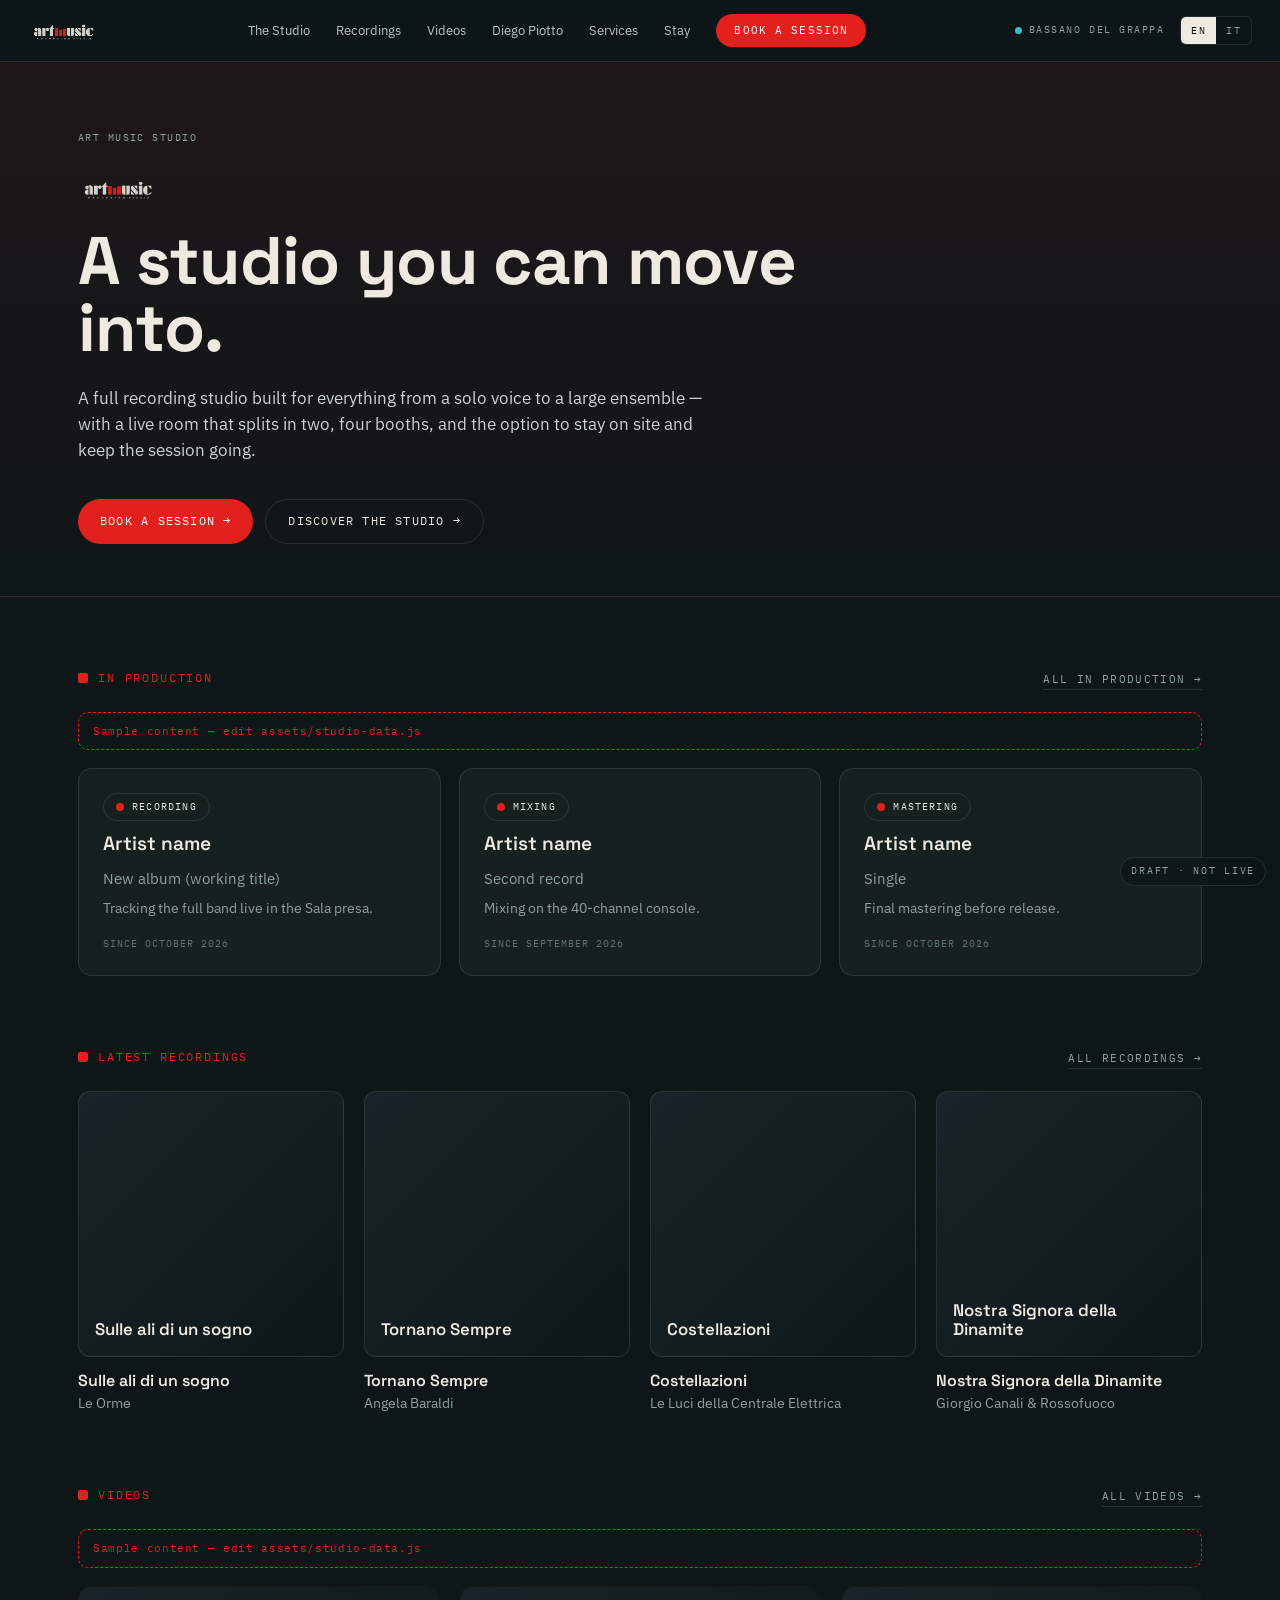
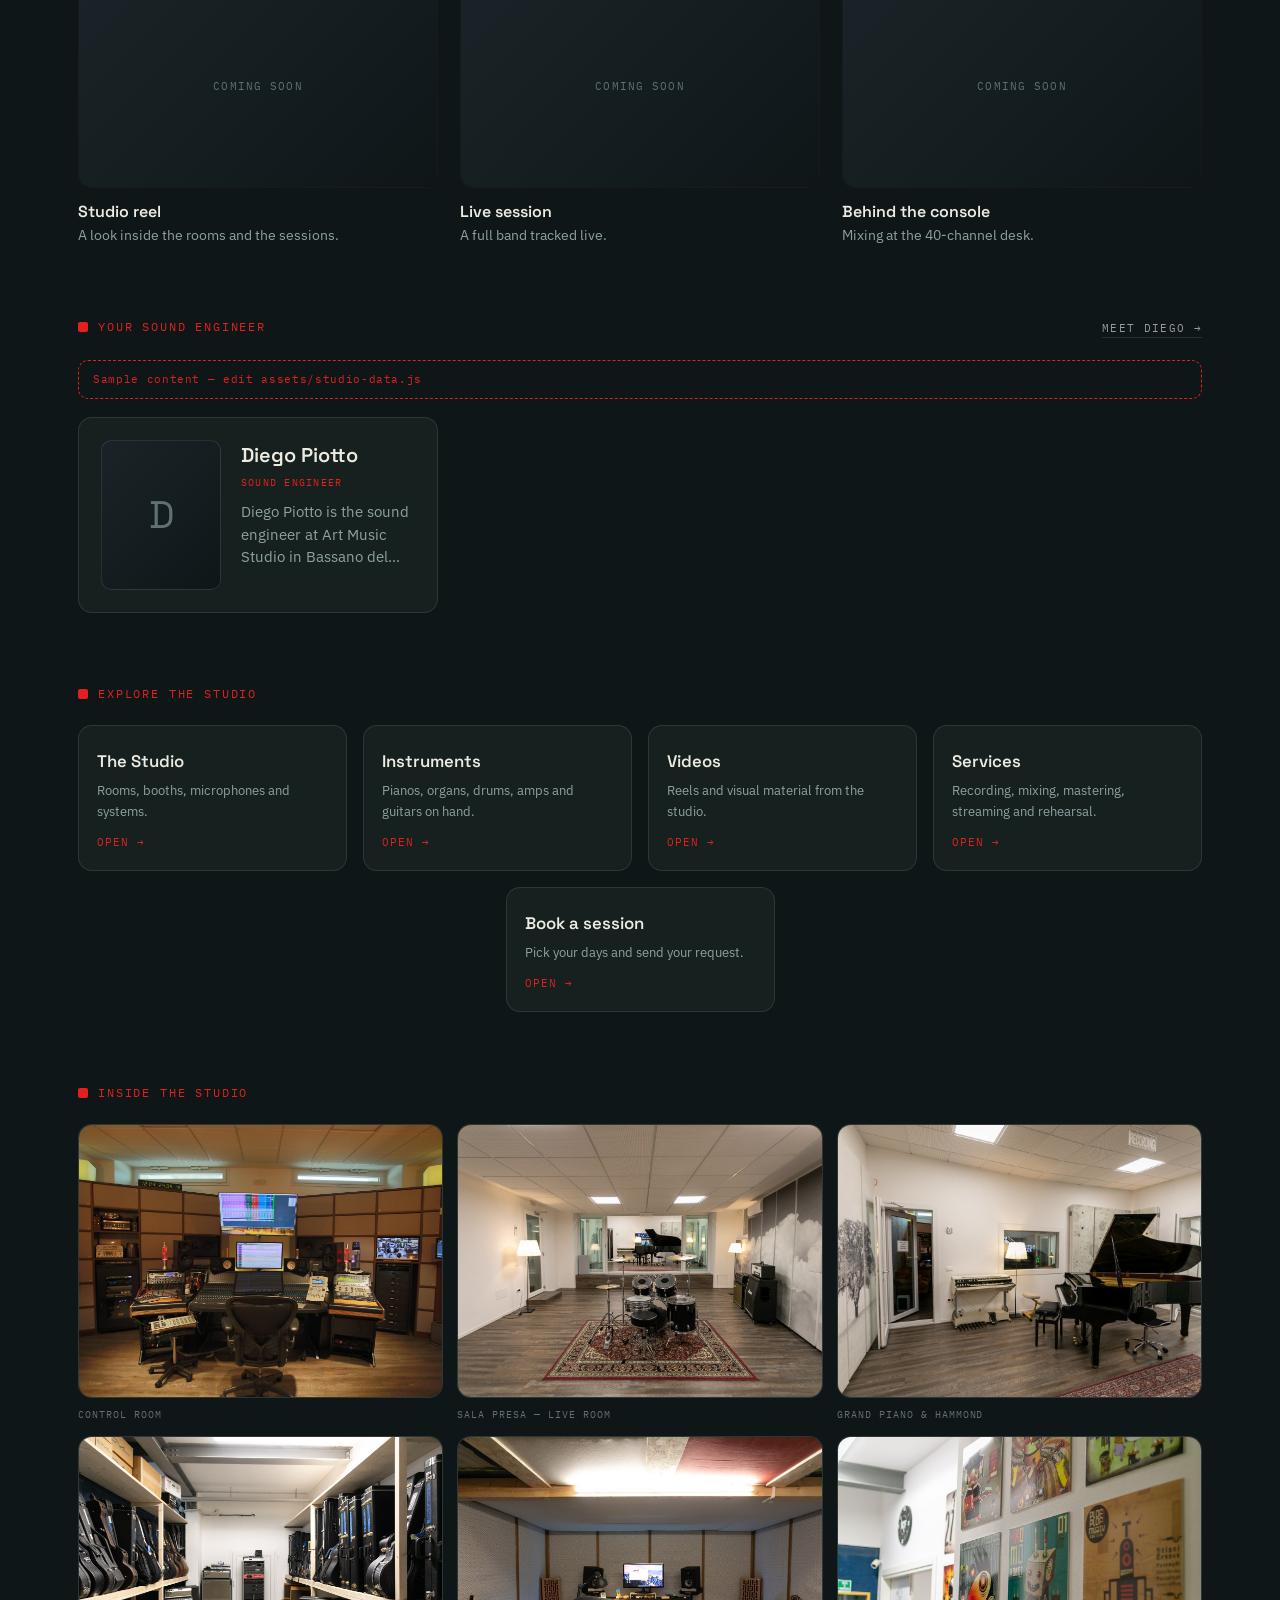
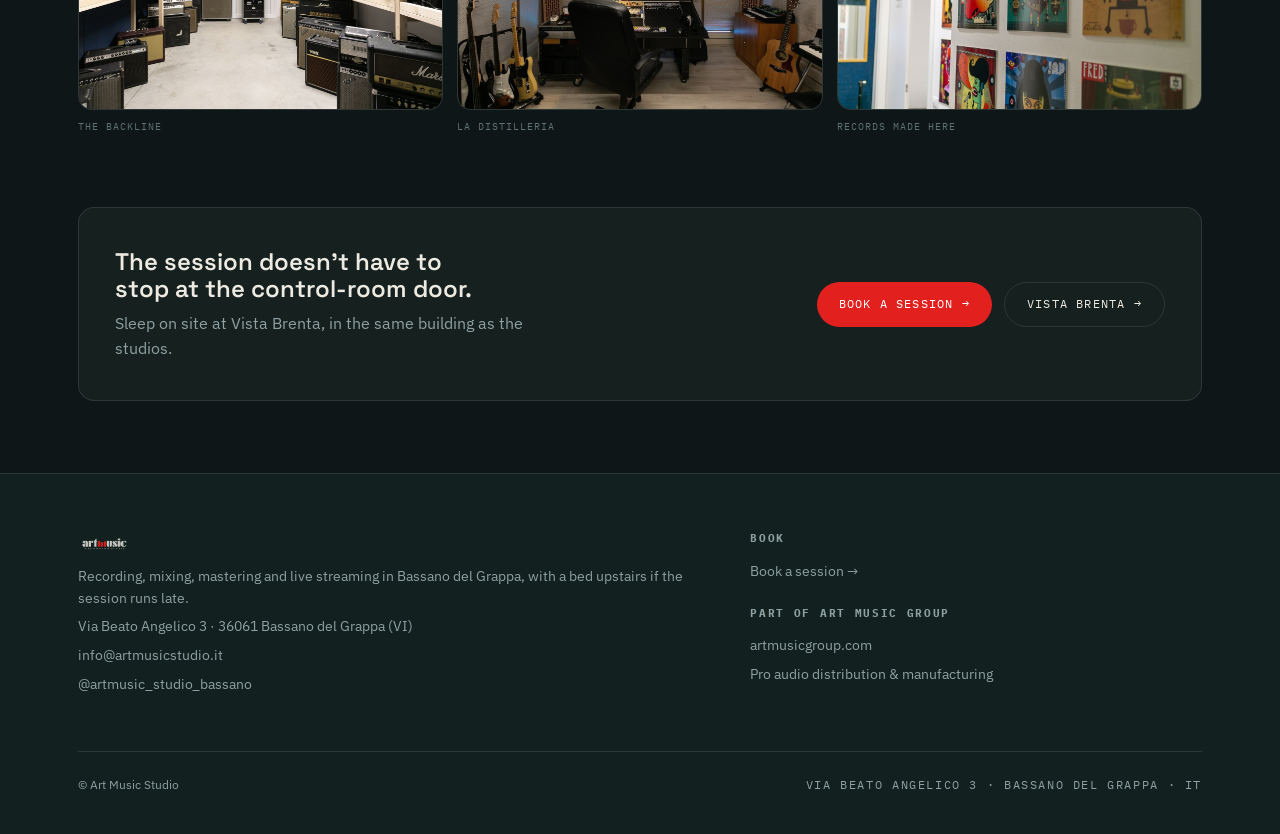
<file: index.html>
<!DOCTYPE html>
<html lang="en">
<head>
<meta charset="UTF-8">
<meta name="viewport" content="width=device-width, initial-scale=1.0">
<title data-it="Art Music Studio — Studio di registrazione a Bassano del Grappa">Art Music Studio — Recording studio in Bassano del Grappa</title>
<meta name="description" content="Art Music Studio: recording, mixing, mastering and live streaming in Bassano del Grappa. A live room that splits in two, four booths, an Amek Media 51 console and Pro Tools HD." data-it="Art Music Studio: registrazione, mixaggio, mastering e live streaming a Bassano del Grappa. Sala live divisibile in due, quattro cabine, console Amek Media 51 e Pro Tools HD.">
<meta name="theme-color" content="#0E1618">
<meta name="robots" content="noindex">
<meta property="og:type" content="website">
<meta property="og:title" content="Art Music Studio — Recording studio in Bassano del Grappa">
<meta property="og:description" content="Art Music Studio: recording, mixing, mastering and live streaming in Bassano del Grappa. A live room that splits in two, four booths, an Amek Media 51 console and Pro Tools HD.">
<link rel="icon" href="assets/favicon.svg" type="image/svg+xml">
<link rel="preconnect" href="https://fonts.googleapis.com">
<link rel="preconnect" href="https://fonts.gstatic.com" crossorigin>
<link href="https://fonts.googleapis.com/css2?family=Space+Grotesk:wght@400;500;600;700&family=IBM+Plex+Sans:wght@400;500;600&family=IBM+Plex+Mono:wght@400;500&display=swap" rel="stylesheet">
<link rel="stylesheet" href="assets/style.css">
</head>
<body>
<div class="concept-tag">Draft · not live</div>
<nav>
  <a class="brand" href="index.html"><img class="nl" src="assets/img/logo-studio.png" alt="Art Music Recording Studio"></a>
  <div class="navlinks">
    <a href="the-studio.html">The Studio</a><a href="recordings.html">Recordings</a><a href="videos.html">Videos</a><a href="diego-piotto.html">Diego Piotto</a><a href="services.html">Services</a><a href="stay.html">Stay</a><a class="navcta" href="book.html">Book a session</a>
  </div>
  <div class="nav-r"><div class="live"><span class="dot"></span>Bassano del Grappa</div>
  <div class="lang" role="group" aria-label="Language / Lingua"><button type="button" data-lang="en" aria-pressed="true">EN</button><button type="button" data-lang="it" aria-pressed="false">IT</button></div></div>
</nav>
<header class="page-hero">
  <div class="wrap">
    <div class="crumbs"><a href="index.html">Art Music Studio</a></div>
    <img class="worldlogo" src="assets/img/logo-studio.png" alt="Art Music Recording Studio">
    <h1>A studio you can move into.</h1>
    <p class="lead">A full recording studio built for everything from a solo voice to a large ensemble — with a live room that splits in two, four booths, and the option to stay on site and keep the session going.</p>
    <div class="actions"><a href="book.html" class="cta a">Book a session →</a><a href="the-studio.html" class="cta ghost">Discover the studio →</a></div>
  </div>
</header>
<section class="band tight"><div class="wrap">
  <div class="sechead"><div class="kicker" style="color:var(--amber);margin-bottom:0"><span class="ch" style="background:var(--amber)"></span>In Production</div><a class="more" href="recordings.html#in-production">All in production →</a></div>
  <div data-render="inproduction" data-limit="3"></div>
  <div class="sechead" style="margin-top:72px"><div class="kicker" style="color:var(--amber);margin-bottom:0"><span class="ch" style="background:var(--amber)"></span>Latest Recordings</div><a class="more" href="recordings.html">All recordings →</a></div>
  <div data-render="recordings" data-limit="4"></div>
  <div class="sechead" style="margin-top:72px"><div class="kicker" style="color:var(--amber);margin-bottom:0"><span class="ch" style="background:var(--amber)"></span>Videos</div><a class="more" href="videos.html">All videos →</a></div>
  <div data-render="videos" data-limit="3"></div>
  <div class="sechead" style="margin-top:72px"><div class="kicker" style="color:var(--amber);margin-bottom:0"><span class="ch" style="background:var(--amber)"></span>Your sound engineer</div><a class="more" href="diego-piotto.html">Meet Diego →</a></div>
  <div data-render="team" data-compact="1"></div>
  <div class="sechead" style="margin-top:72px"><div class="kicker" style="color:var(--amber);margin-bottom:0"><span class="ch" style="background:var(--amber)"></span>Explore the studio</div></div>
  <div class="linkcards" style="margin-top:0"><a class="lc reveal" href="the-studio.html"><div class="t" style="padding-top:22px"><h4>The Studio</h4><p>Rooms, booths, microphones and systems.</p><span class="go">Open →</span></div></a><a class="lc reveal" href="instruments.html"><div class="t" style="padding-top:22px"><h4>Instruments</h4><p>Pianos, organs, drums, amps and guitars on hand.</p><span class="go">Open →</span></div></a><a class="lc reveal" href="videos.html"><div class="t" style="padding-top:22px"><h4>Videos</h4><p>Reels and visual material from the studio.</p><span class="go">Open →</span></div></a><a class="lc reveal" href="services.html"><div class="t" style="padding-top:22px"><h4>Services</h4><p>Recording, mixing, mastering, streaming and rehearsal.</p><span class="go">Open →</span></div></a><a class="lc reveal" href="book.html"><div class="t" style="padding-top:22px"><h4>Book a session</h4><p>Pick your days and send your request.</p><span class="go">Open →</span></div></a></div>
  <div class="sechead" style="margin-top:72px"><div class="kicker" style="color:var(--amber);margin-bottom:0"><span class="ch" style="background:var(--amber)"></span>Inside the studio</div></div>
  <div class="gallery" style="margin-top:0"><figure class="reveal"><div class="media"><img src="assets/img/studio-control-room.jpg" alt="Art Music Studio control room"></div><figcaption>Control room</figcaption></figure><figure class="reveal"><div class="media"><img src="assets/img/sala-presa.jpg" alt="Sala presa live room with drum kit and grand piano room beyond"></div><figcaption>Sala presa — live room</figcaption></figure><figure class="reveal"><div class="media"><img src="assets/img/piano-hammond.jpg" alt="Grand piano and Hammond in the tracking room"></div><figcaption>Grand piano & Hammond</figcaption></figure><figure class="reveal"><div class="media"><img src="assets/img/backline.jpg" alt="The studio backline — amps and cased guitars on the shelves"></div><figcaption>The backline</figcaption></figure><figure class="reveal"><div class="media"><img src="assets/img/la-distilleria.jpg" alt="La Distilleria production room"></div><figcaption>La Distilleria</figcaption></figure><figure class="reveal"><div class="media"><img src="assets/img/records-wall.jpg" alt="Wall of records made at Art Music"></div><figcaption>Records made here</figcaption></figure></div>
  <div class="ctaband reveal"><div><h3>The session doesn't have to stop at the control-room door.</h3><p>Sleep on site at Vista Brenta, in the same building as the studios.</p></div>
  <div class="btns"><a href="book.html" class="cta a">Book a session →</a><a href="stay.html" class="cta ghost">Vista Brenta →</a></div></div>
</div></section>
<footer id="contact">
  <div class="wrap">
    <div class="fgrid two">
      <div class="fcol">
        <img class="flogo" src="assets/img/logo-studio.png" alt="Art Music Recording Studio">
        <p class="fp">Recording, mixing, mastering and live streaming in Bassano del Grappa, with a bed upstairs if the session runs late.</p>
        <p>Via Beato Angelico 3 · 36061 Bassano del Grappa (VI)</p>
        <p><a href="mailto:info@artmusicstudio.it">info@artmusicstudio.it</a></p>
        <a href="https://www.instagram.com/artmusic_studio_bassano" target="_blank" rel="noopener">@artmusic_studio_bassano</a>
      </div>
      <div class="fcol">
        <h4>Book</h4>
        <p><a href="book.html">Book a session →</a></p>
        <h4 style="margin-top:22px">Part of Art Music Group</h4>
        <a href="https://www.artmusicgroup.com" target="_blank" rel="noopener">artmusicgroup.com</a>
        <p>Pro audio distribution &amp; manufacturing</p>
      </div>
    </div>
    <div class="fbottom"><span>© Art Music Studio</span><span class="mono">Via Beato Angelico 3 · Bassano del Grappa · IT</span></div>
  </div>
</footer>
<script src="assets/i18n.js"></script>
<script src="assets/site.js"></script>
<script src="assets/studio-data.js"></script>
<script src="assets/studio.js"></script>
<script src="assets/booking.js"></script>
</body>
</html>
</file>
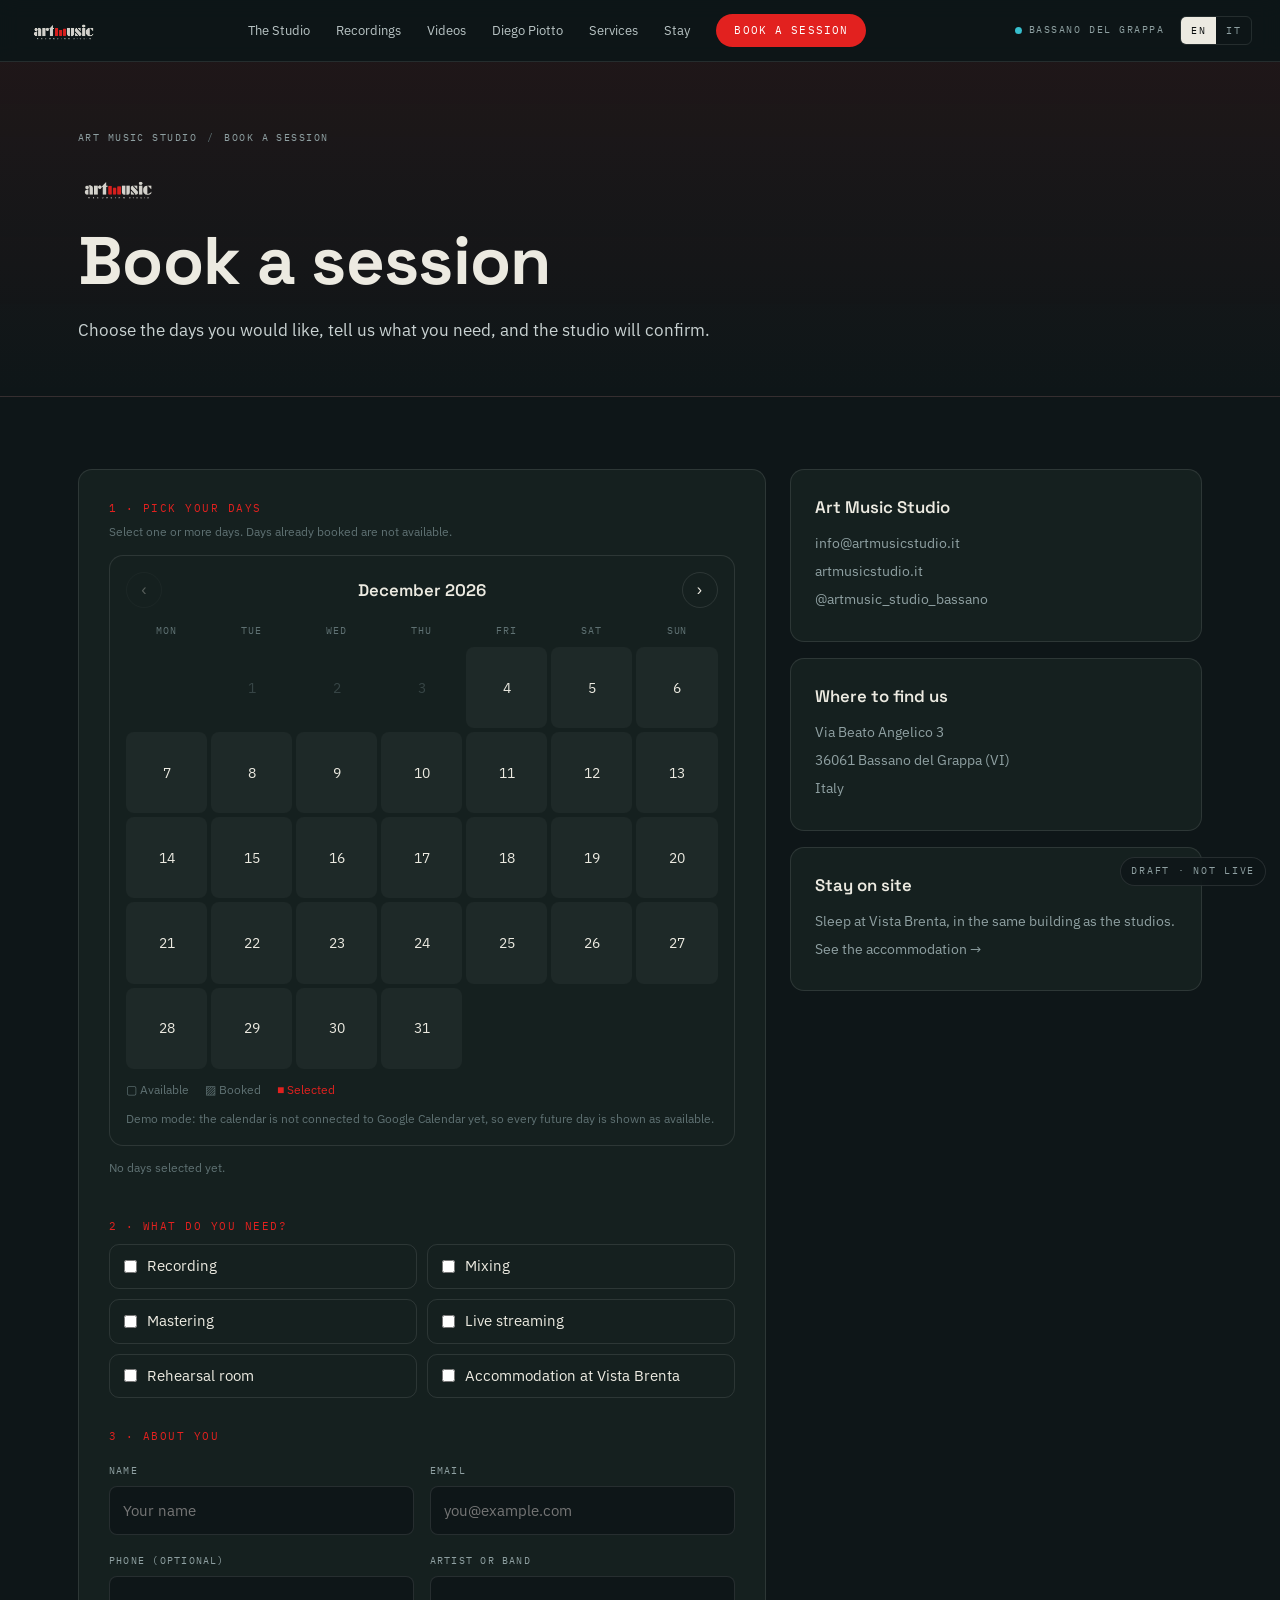
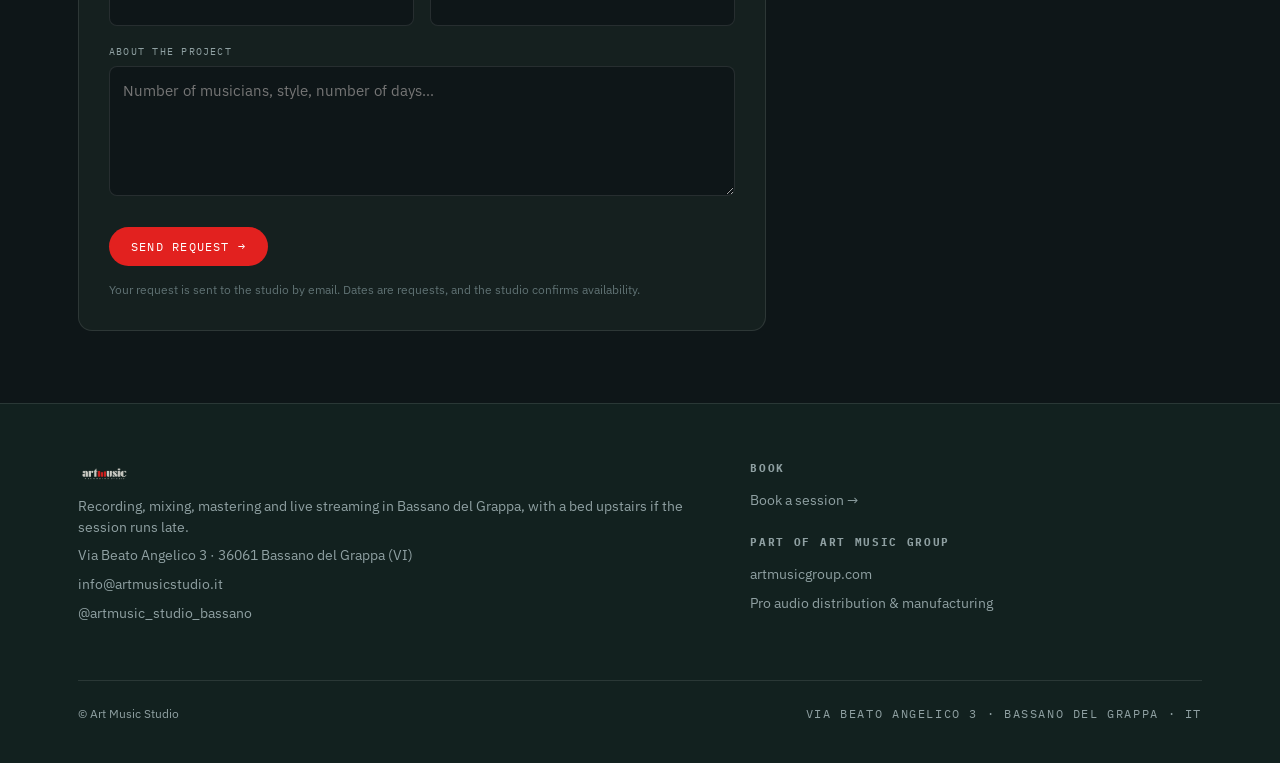
<file: book.html>
<!DOCTYPE html>
<html lang="en">
<head>
<meta charset="UTF-8">
<meta name="viewport" content="width=device-width, initial-scale=1.0">
<title data-it="Prenota una sessione — Art Music Studio">Book a session — Art Music Studio</title>
<meta name="description" content="Pick your days and request a recording, mixing, mastering, live streaming or rehearsal session at Art Music Studio, Bassano del Grappa." data-it="Scegli i giorni e richiedi una sessione di registrazione, mixaggio, mastering, live streaming o prove ad Art Music Studio, Bassano del Grappa.">
<meta name="theme-color" content="#0E1618">
<meta name="robots" content="noindex">
<meta property="og:type" content="website">
<meta property="og:title" content="Book a session — Art Music Studio">
<meta property="og:description" content="Pick your days and request a recording, mixing, mastering, live streaming or rehearsal session at Art Music Studio, Bassano del Grappa.">
<link rel="icon" href="assets/favicon.svg" type="image/svg+xml">
<link rel="preconnect" href="https://fonts.googleapis.com">
<link rel="preconnect" href="https://fonts.gstatic.com" crossorigin>
<link href="https://fonts.googleapis.com/css2?family=Space+Grotesk:wght@400;500;600;700&family=IBM+Plex+Sans:wght@400;500;600&family=IBM+Plex+Mono:wght@400;500&display=swap" rel="stylesheet">
<link rel="stylesheet" href="assets/style.css">
</head>
<body>
<div class="concept-tag">Draft · not live</div>
<nav>
  <a class="brand" href="index.html"><img class="nl" src="assets/img/logo-studio.png" alt="Art Music Recording Studio"></a>
  <div class="navlinks">
    <a href="the-studio.html">The Studio</a><a href="recordings.html">Recordings</a><a href="videos.html">Videos</a><a href="diego-piotto.html">Diego Piotto</a><a href="services.html">Services</a><a href="stay.html">Stay</a><a class="navcta" href="book.html" aria-current="page">Book a session</a>
  </div>
  <div class="nav-r"><div class="live"><span class="dot"></span>Bassano del Grappa</div>
  <div class="lang" role="group" aria-label="Language / Lingua"><button type="button" data-lang="en" aria-pressed="true">EN</button><button type="button" data-lang="it" aria-pressed="false">IT</button></div></div>
</nav>
<header class="page-hero">
  <div class="wrap">
    <div class="crumbs"><a href="index.html">Art Music Studio</a><span class="sep">/</span><span>Book a session</span></div>
    <img class="worldlogo" src="assets/img/logo-studio.png" alt="Art Music Recording Studio">
    <h1>Book a session</h1>
    <p class="lead">Choose the days you would like, tell us what you need, and the studio will confirm.</p>
    
  </div>
</header>
<section class="band tight"><div class="wrap"><div class="bookgrid" style="margin-top:0">
  <form class="form reveal" id="sessionform" novalidate autocomplete="on">
    <div class="panel-k" style="margin-bottom:6px">1 · Pick your days</div>
    <p class="hint" style="margin:0 0 14px">Select one or more days. Days already booked are not available.</p>
    <div id="cal" class="cal" aria-label="Calendar"></div>
    <div id="sel" class="sel" aria-live="polite"></div>
    <div class="panel-k" style="margin:30px 0 6px">2 · What do you need?</div>
    <div class="chks"><label class="chk"><input type="checkbox" name="service" value="Recording"> <span>Recording</span></label><label class="chk"><input type="checkbox" name="service" value="Mixing"> <span>Mixing</span></label><label class="chk"><input type="checkbox" name="service" value="Mastering"> <span>Mastering</span></label><label class="chk"><input type="checkbox" name="service" value="Live streaming"> <span>Live streaming</span></label><label class="chk"><input type="checkbox" name="service" value="Rehearsal"> <span>Rehearsal room</span></label><label class="chk"><input type="checkbox" name="service" value="Accommodation"> <span>Accommodation at Vista Brenta</span></label></div>
    <div class="panel-k" style="margin:30px 0 0">3 · About you</div>
    <div class="row"><div><label for="f-name">Name</label><input id="f-name" name="name" required autocomplete="name" placeholder="Your name" data-ph-it="Il tuo nome"></div>
    <div><label for="f-email">Email</label><input id="f-email" name="email" type="email" required autocomplete="email" placeholder="you@example.com"></div></div>
    <div class="row"><div><label for="f-phone">Phone (optional)</label><input id="f-phone" name="phone" type="tel" autocomplete="tel"></div>
    <div><label for="f-artist">Artist or band</label><input id="f-artist" name="artist"></div></div>
    <label for="f-msg">About the project</label><textarea id="f-msg" name="msg" placeholder="Number of musicians, style, number of days…" data-ph-it="Numero di musicisti, genere, numero di giorni…"></textarea>
    <button class="cta a" type="submit">Send request →</button>
    <p id="formmsg" class="formmsg" role="status" aria-live="polite"></p>
    <p class="hint">Your request is sent to the studio by email. Dates are requests, and the studio confirms availability.</p>
  </form>
  <div class="side">
    <div class="contact-card reveal"><h4>Art Music Studio</h4><a href="mailto:info@artmusicstudio.it">info@artmusicstudio.it</a><a href="https://www.artmusicstudio.it" target="_blank" rel="noopener">artmusicstudio.it</a><a href="https://www.instagram.com/artmusic_studio_bassano" target="_blank" rel="noopener">@artmusic_studio_bassano</a></div>
    <div class="contact-card reveal"><h4>Where to find us</h4><p>Via Beato Angelico 3</p><p>36061 Bassano del Grappa (VI)</p><p>Italy</p></div>
    <div class="contact-card reveal"><h4>Stay on site</h4><p>Sleep at Vista Brenta, in the same building as the studios.</p><a href="stay.html">See the accommodation →</a></div>
  </div></div></div></section>
<footer id="contact">
  <div class="wrap">
    <div class="fgrid two">
      <div class="fcol">
        <img class="flogo" src="assets/img/logo-studio.png" alt="Art Music Recording Studio">
        <p class="fp">Recording, mixing, mastering and live streaming in Bassano del Grappa, with a bed upstairs if the session runs late.</p>
        <p>Via Beato Angelico 3 · 36061 Bassano del Grappa (VI)</p>
        <p><a href="mailto:info@artmusicstudio.it">info@artmusicstudio.it</a></p>
        <a href="https://www.instagram.com/artmusic_studio_bassano" target="_blank" rel="noopener">@artmusic_studio_bassano</a>
      </div>
      <div class="fcol">
        <h4>Book</h4>
        <p><a href="book.html">Book a session →</a></p>
        <h4 style="margin-top:22px">Part of Art Music Group</h4>
        <a href="https://www.artmusicgroup.com" target="_blank" rel="noopener">artmusicgroup.com</a>
        <p>Pro audio distribution &amp; manufacturing</p>
      </div>
    </div>
    <div class="fbottom"><span>© Art Music Studio</span><span class="mono">Via Beato Angelico 3 · Bassano del Grappa · IT</span></div>
  </div>
</footer>
<script src="assets/i18n.js"></script>
<script src="assets/site.js"></script>
<script src="assets/studio-data.js"></script>
<script src="assets/studio.js"></script>
<script src="assets/booking.js"></script>
</body>
</html>
</file>
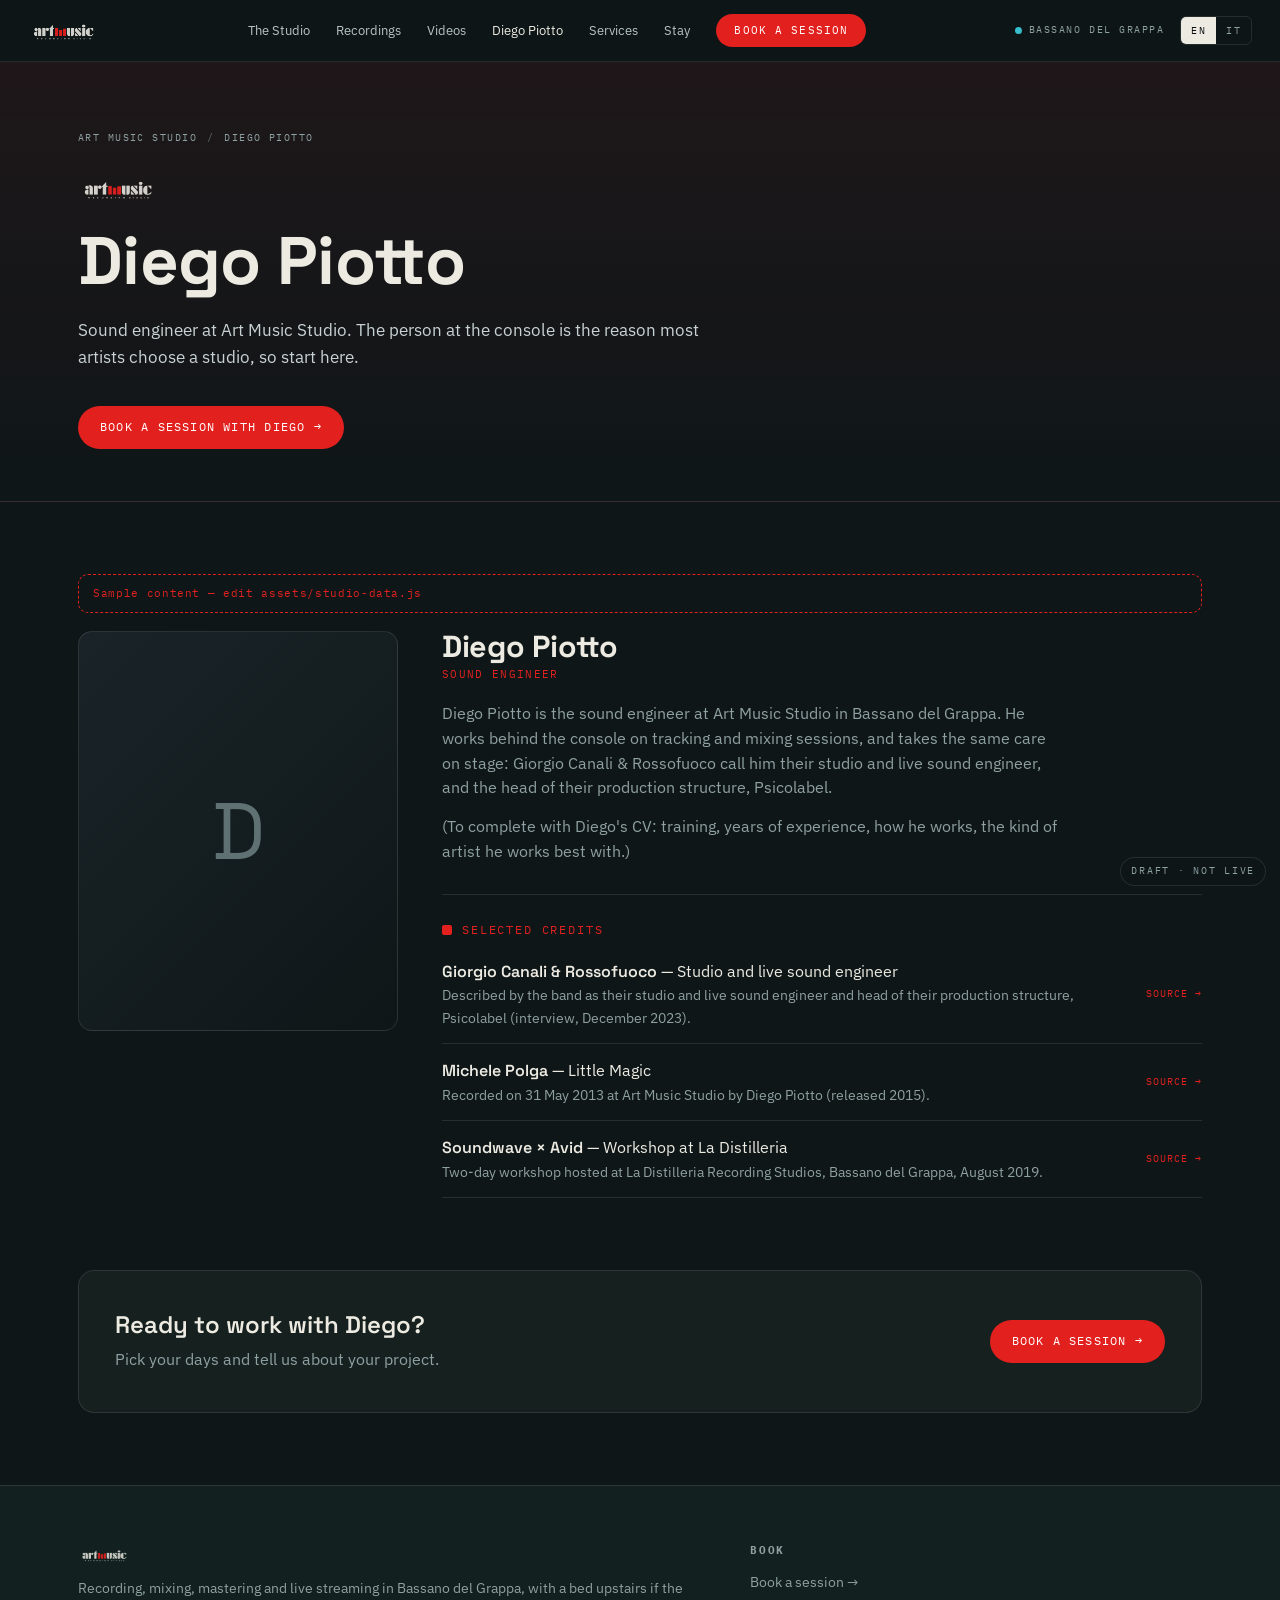
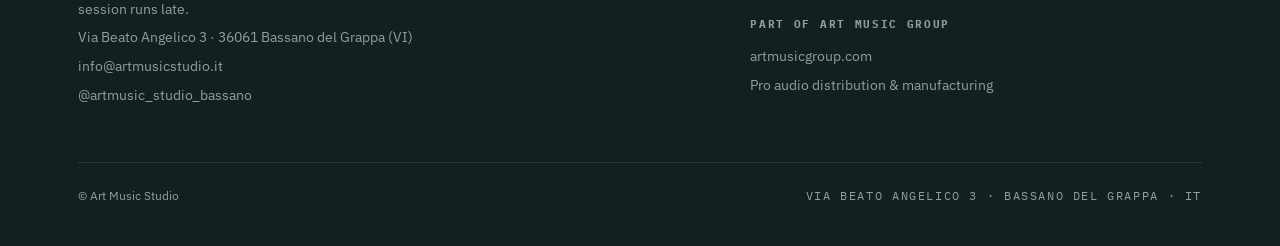
<file: diego-piotto.html>
<!DOCTYPE html>
<html lang="en">
<head>
<meta charset="UTF-8">
<meta name="viewport" content="width=device-width, initial-scale=1.0">
<title data-it="Diego Piotto, fonico — Art Music Studio">Diego Piotto, sound engineer — Art Music Studio</title>
<meta name="description" content="Diego Piotto is the sound engineer at Art Music Studio in Bassano del Grappa: recording, mixing and live sound." data-it="Diego Piotto è il fonico di Art Music Studio a Bassano del Grappa: registrazione, mixaggio e live.">
<meta name="theme-color" content="#0E1618">
<meta name="robots" content="noindex">
<meta property="og:type" content="website">
<meta property="og:title" content="Diego Piotto — Art Music Studio">
<meta property="og:description" content="Diego Piotto, sound engineer at Art Music Studio.">
<link rel="icon" href="assets/favicon.svg" type="image/svg+xml">
<link rel="preconnect" href="https://fonts.googleapis.com">
<link rel="preconnect" href="https://fonts.gstatic.com" crossorigin>
<link href="https://fonts.googleapis.com/css2?family=Space+Grotesk:wght@400;500;600;700&family=IBM+Plex+Sans:wght@400;500;600&family=IBM+Plex+Mono:wght@400;500&display=swap" rel="stylesheet">
<link rel="stylesheet" href="assets/style.css">
</head>
<body>
<div class="concept-tag">Draft · not live</div>
<nav>
  <a class="brand" href="index.html"><img class="nl" src="assets/img/logo-studio.png" alt="Art Music Recording Studio"></a>
  <div class="navlinks">
    <a href="the-studio.html">The Studio</a><a href="recordings.html">Recordings</a><a href="videos.html">Videos</a><a href="diego-piotto.html" aria-current="page">Diego Piotto</a><a href="services.html">Services</a><a href="stay.html">Stay</a><a class="navcta" href="book.html">Book a session</a>
  </div>
  <div class="nav-r"><div class="live"><span class="dot"></span>Bassano del Grappa</div>
  <div class="lang" role="group" aria-label="Language / Lingua"><button type="button" data-lang="en" aria-pressed="true">EN</button><button type="button" data-lang="it" aria-pressed="false">IT</button></div></div>
</nav>
<header class="page-hero">
  <div class="wrap">
    <div class="crumbs"><a href="index.html">Art Music Studio</a><span class="sep">/</span><span>Diego Piotto</span></div>
    <img class="worldlogo" src="assets/img/logo-studio.png" alt="Art Music Recording Studio">
    <h1>Diego Piotto</h1>
    <p class="lead">Sound engineer at Art Music Studio. The person at the console is the reason most artists choose a studio, so start here.</p>
    <div class="actions"><a href="book.html?service=Recording" class="cta a">Book a session with Diego →</a></div>
    
  </div>
</header>
<section class="band tight"><div class="wrap"><div data-render="engineer"></div><div class="ctaband reveal"><div><h3>Ready to work with Diego?</h3><p>Pick your days and tell us about your project.</p></div><div class="btns"><a href="book.html" class="cta a">Book a session →</a></div></div></div></section>
<footer id="contact">
  <div class="wrap">
    <div class="fgrid two">
      <div class="fcol">
        <img class="flogo" src="assets/img/logo-studio.png" alt="Art Music Recording Studio">
        <p class="fp">Recording, mixing, mastering and live streaming in Bassano del Grappa, with a bed upstairs if the session runs late.</p>
        <p>Via Beato Angelico 3 · 36061 Bassano del Grappa (VI)</p>
        <p><a href="mailto:info@artmusicstudio.it">info@artmusicstudio.it</a></p>
        <a href="https://www.instagram.com/artmusic_studio_bassano" target="_blank" rel="noopener">@artmusic_studio_bassano</a>
      </div>
      <div class="fcol">
        <h4>Book</h4>
        <p><a href="book.html">Book a session →</a></p>
        <h4 style="margin-top:22px">Part of Art Music Group</h4>
        <a href="https://www.artmusicgroup.com" target="_blank" rel="noopener">artmusicgroup.com</a>
        <p>Pro audio distribution &amp; manufacturing</p>
      </div>
    </div>
    <div class="fbottom"><span>© Art Music Studio</span><span class="mono">Via Beato Angelico 3 · Bassano del Grappa · IT</span></div>
  </div>
</footer>
<script src="assets/i18n.js"></script>
<script src="assets/site.js"></script>
<script src="assets/studio-data.js"></script>
<script src="assets/studio.js"></script>
<script src="assets/booking.js"></script>
</body>
</html>
</file>
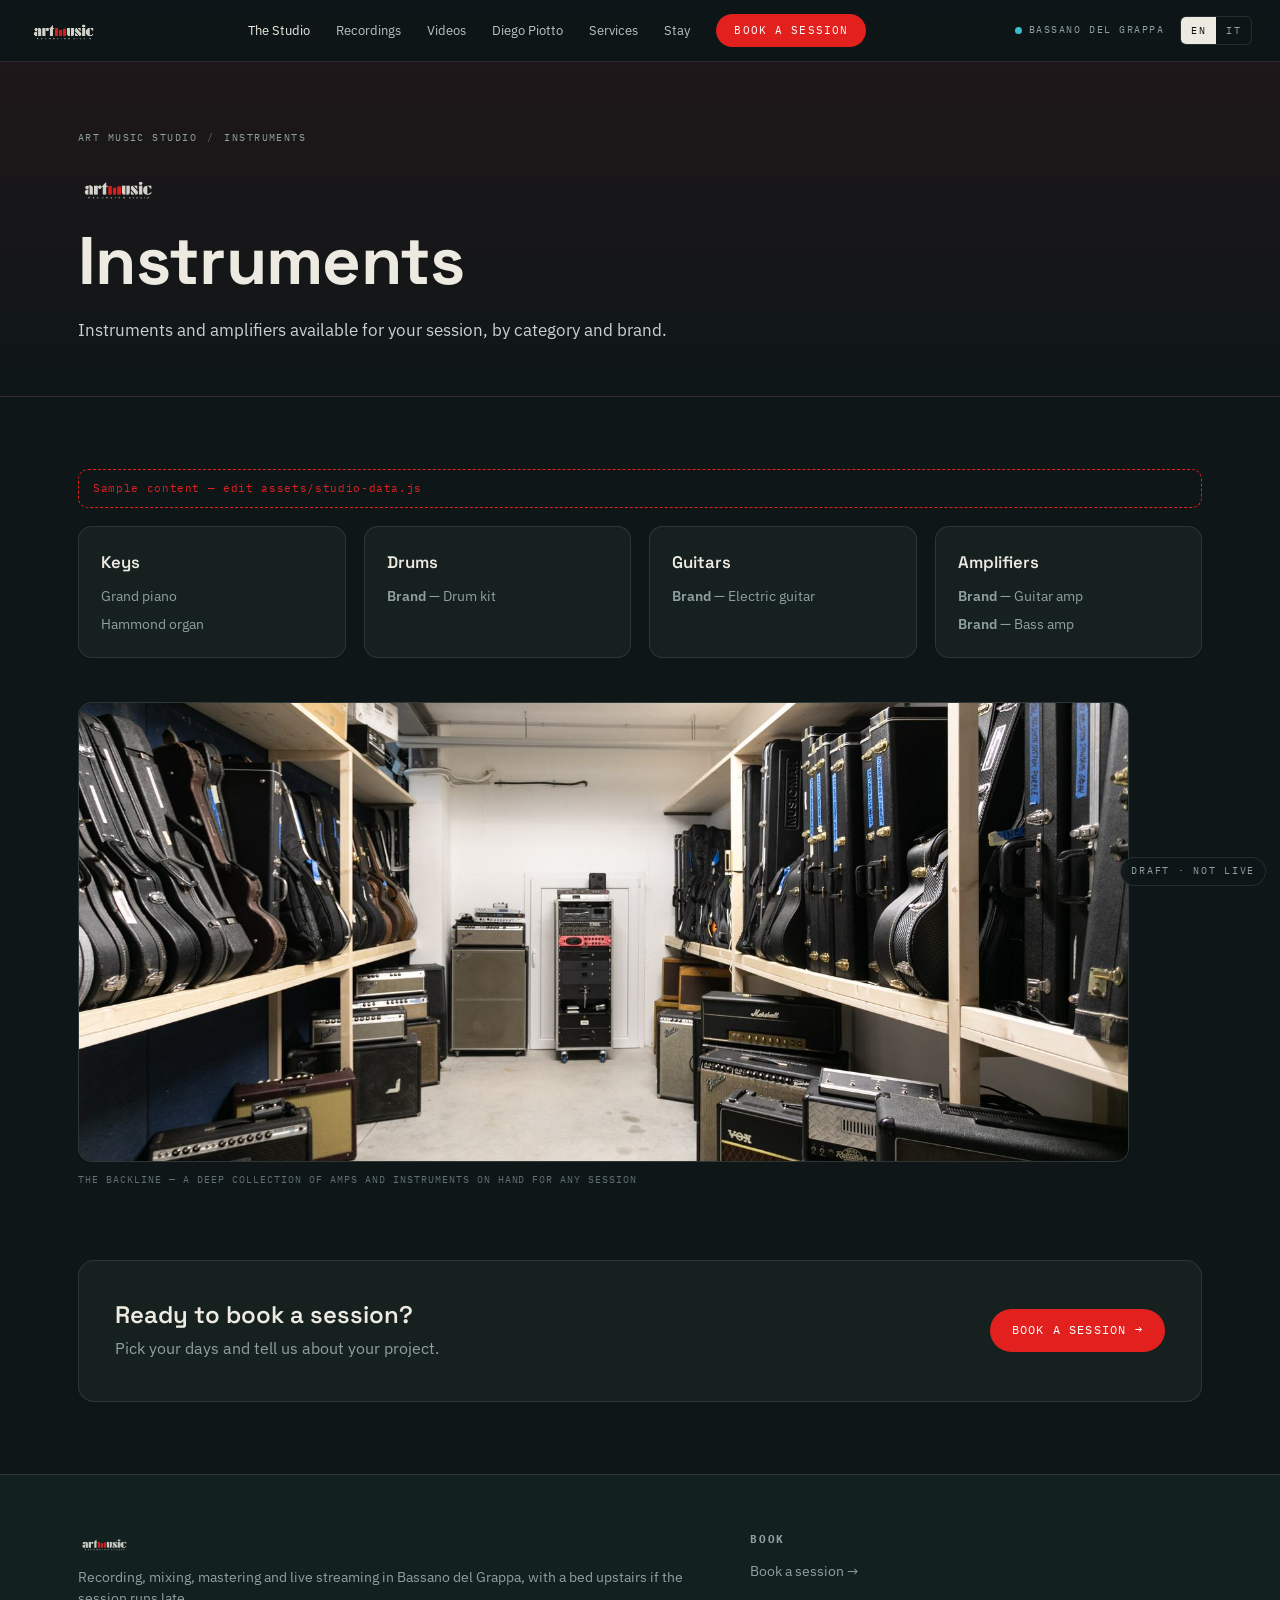
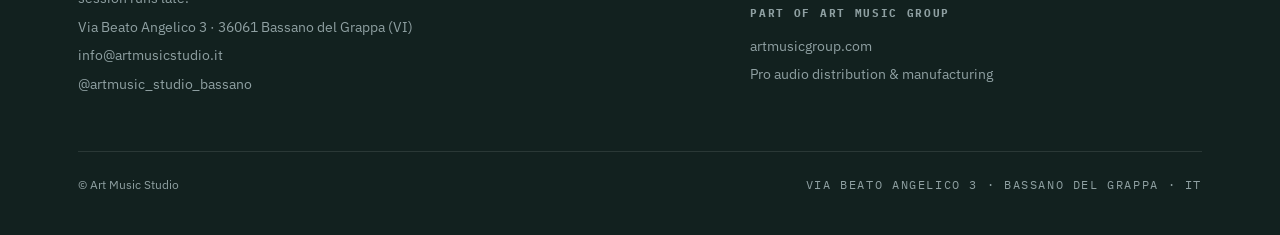
<file: instruments.html>
<!DOCTYPE html>
<html lang="en">
<head>
<meta charset="UTF-8">
<meta name="viewport" content="width=device-width, initial-scale=1.0">
<title data-it="Strumenti — Art Music Studio">Instruments — Art Music Studio</title>
<meta name="description" content="Pianos, organs, drums, amplifiers and guitars available at Art Music Studio, listed by category and brand." data-it="Pianoforti, organi, batterie, amplificatori e chitarre disponibili ad Art Music Studio, per categoria e marca.">
<meta name="theme-color" content="#0E1618">
<meta name="robots" content="noindex">
<meta property="og:type" content="website">
<meta property="og:title" content="Instruments — Art Music Studio">
<meta property="og:description" content="Pianos, organs, drums, amplifiers and guitars available at Art Music Studio, listed by category and brand.">
<link rel="icon" href="assets/favicon.svg" type="image/svg+xml">
<link rel="preconnect" href="https://fonts.googleapis.com">
<link rel="preconnect" href="https://fonts.gstatic.com" crossorigin>
<link href="https://fonts.googleapis.com/css2?family=Space+Grotesk:wght@400;500;600;700&family=IBM+Plex+Sans:wght@400;500;600&family=IBM+Plex+Mono:wght@400;500&display=swap" rel="stylesheet">
<link rel="stylesheet" href="assets/style.css">
</head>
<body>
<div class="concept-tag">Draft · not live</div>
<nav>
  <a class="brand" href="index.html"><img class="nl" src="assets/img/logo-studio.png" alt="Art Music Recording Studio"></a>
  <div class="navlinks">
    <a href="the-studio.html" aria-current="page">The Studio</a><a href="recordings.html">Recordings</a><a href="videos.html">Videos</a><a href="diego-piotto.html">Diego Piotto</a><a href="services.html">Services</a><a href="stay.html">Stay</a><a class="navcta" href="book.html">Book a session</a>
  </div>
  <div class="nav-r"><div class="live"><span class="dot"></span>Bassano del Grappa</div>
  <div class="lang" role="group" aria-label="Language / Lingua"><button type="button" data-lang="en" aria-pressed="true">EN</button><button type="button" data-lang="it" aria-pressed="false">IT</button></div></div>
</nav>
<header class="page-hero">
  <div class="wrap">
    <div class="crumbs"><a href="index.html">Art Music Studio</a><span class="sep">/</span><span>Instruments</span></div>
    <img class="worldlogo" src="assets/img/logo-studio.png" alt="Art Music Recording Studio">
    <h1>Instruments</h1>
    <p class="lead">Instruments and amplifiers available for your session, by category and brand.</p>
    
  </div>
</header>
<section class="band tight"><div class="wrap"><div data-render="instruments"></div><div class="media reveal" style="margin-top:44px;aspect-ratio:16/7;max-height:460px"><img src="assets/img/backline.jpg" alt="The studio backline — amps and cased guitars on the shelves"></div><p class="cap">The backline — a deep collection of amps and instruments on hand for any session</p><div class="ctaband reveal"><div><h3>Ready to book a session?</h3><p>Pick your days and tell us about your project.</p></div><div class="btns"><a href="book.html" class="cta a">Book a session →</a></div></div></div></section>
<footer id="contact">
  <div class="wrap">
    <div class="fgrid two">
      <div class="fcol">
        <img class="flogo" src="assets/img/logo-studio.png" alt="Art Music Recording Studio">
        <p class="fp">Recording, mixing, mastering and live streaming in Bassano del Grappa, with a bed upstairs if the session runs late.</p>
        <p>Via Beato Angelico 3 · 36061 Bassano del Grappa (VI)</p>
        <p><a href="mailto:info@artmusicstudio.it">info@artmusicstudio.it</a></p>
        <a href="https://www.instagram.com/artmusic_studio_bassano" target="_blank" rel="noopener">@artmusic_studio_bassano</a>
      </div>
      <div class="fcol">
        <h4>Book</h4>
        <p><a href="book.html">Book a session →</a></p>
        <h4 style="margin-top:22px">Part of Art Music Group</h4>
        <a href="https://www.artmusicgroup.com" target="_blank" rel="noopener">artmusicgroup.com</a>
        <p>Pro audio distribution &amp; manufacturing</p>
      </div>
    </div>
    <div class="fbottom"><span>© Art Music Studio</span><span class="mono">Via Beato Angelico 3 · Bassano del Grappa · IT</span></div>
  </div>
</footer>
<script src="assets/i18n.js"></script>
<script src="assets/site.js"></script>
<script src="assets/studio-data.js"></script>
<script src="assets/studio.js"></script>
<script src="assets/booking.js"></script>
</body>
</html>
</file>
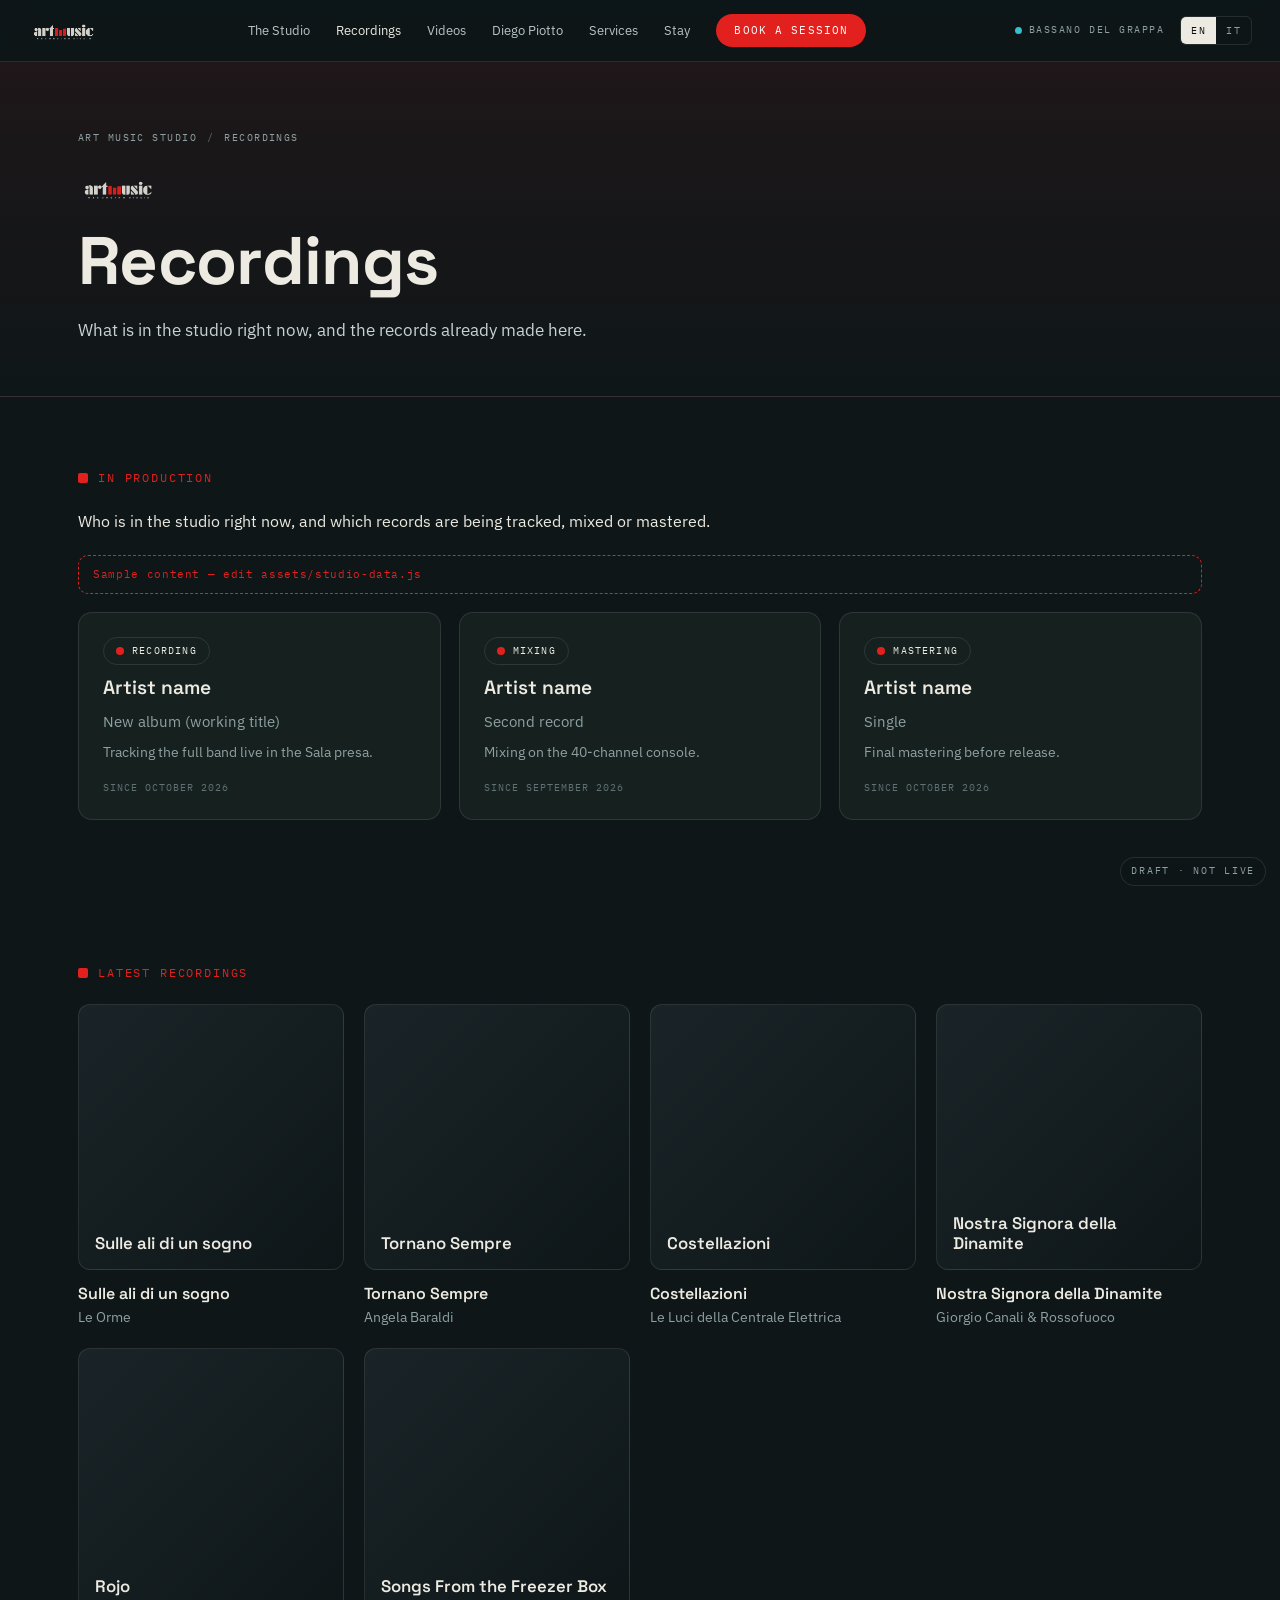
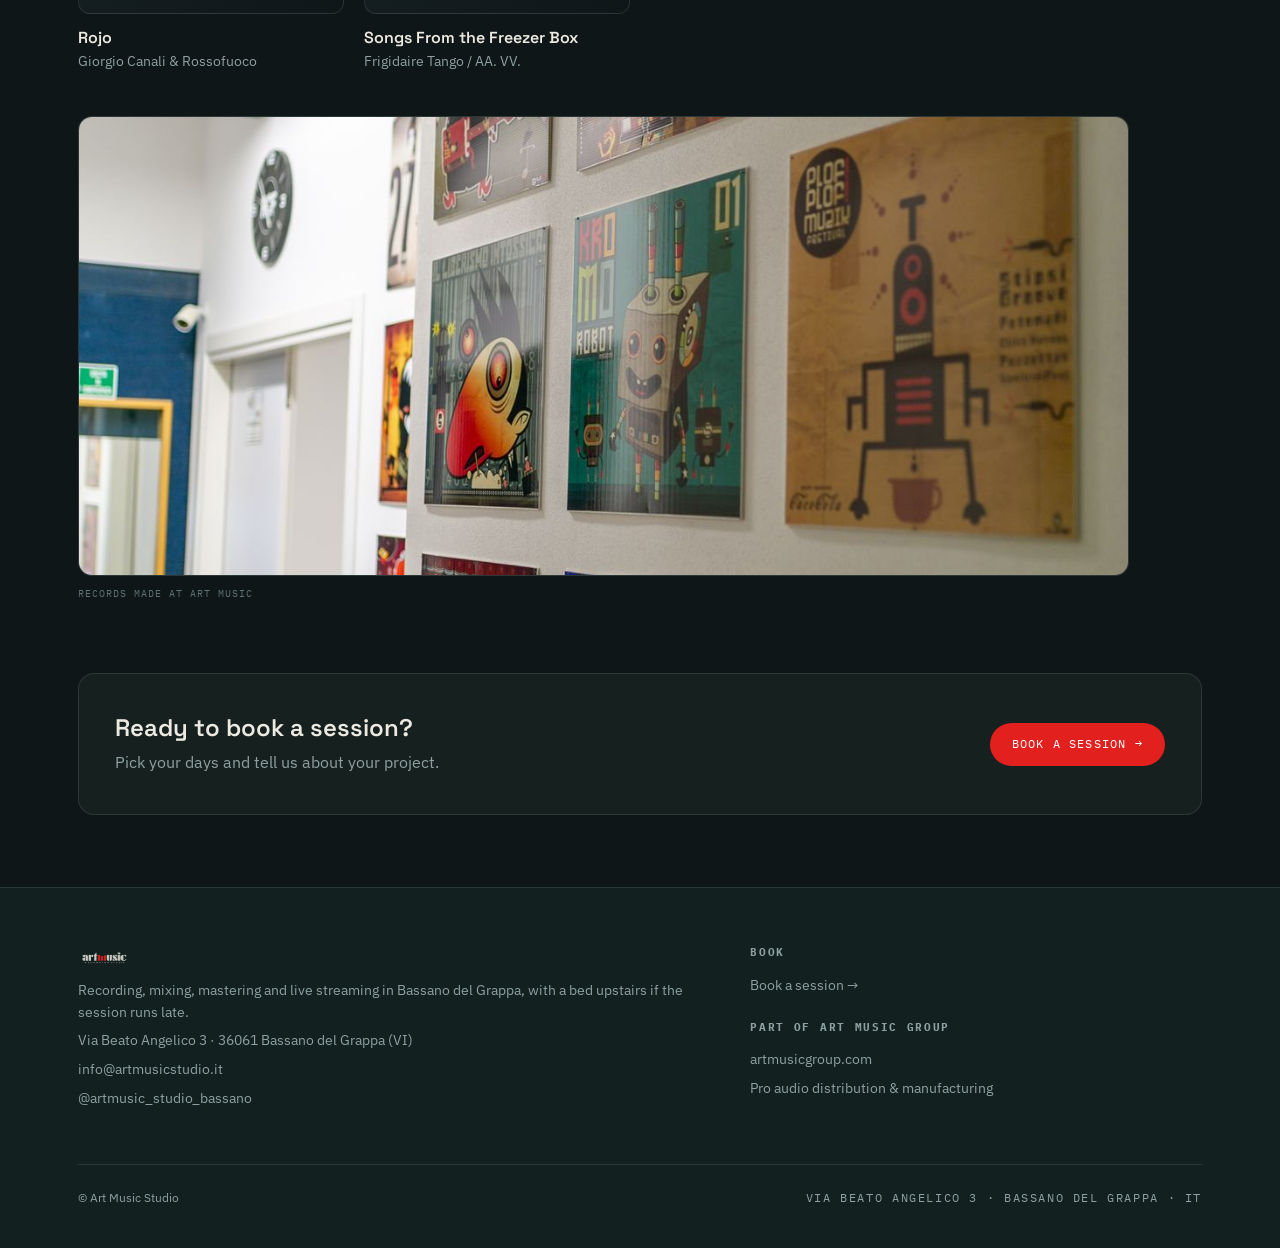
<file: recordings.html>
<!DOCTYPE html>
<html lang="en">
<head>
<meta charset="UTF-8">
<meta name="viewport" content="width=device-width, initial-scale=1.0">
<title data-it="Registrazioni — Art Music Studio">Recordings — Art Music Studio</title>
<meta name="description" content="Albums recorded at Art Music Studio: Le Orme, Angela Baraldi, Le Luci della Centrale Elettrica, Giorgio Canali &amp; Rossofuoco and more." data-it="Album registrati ad Art Music Studio: Le Orme, Angela Baraldi, Le Luci della Centrale Elettrica, Giorgio Canali &amp; Rossofuoco e altri.">
<meta name="theme-color" content="#0E1618">
<meta name="robots" content="noindex">
<meta property="og:type" content="website">
<meta property="og:title" content="Latest Recordings — Art Music Studio">
<meta property="og:description" content="Albums recorded at Art Music Studio: Le Orme, Angela Baraldi, Le Luci della Centrale Elettrica, Giorgio Canali &amp; Rossofuoco and more.">
<link rel="icon" href="assets/favicon.svg" type="image/svg+xml">
<link rel="preconnect" href="https://fonts.googleapis.com">
<link rel="preconnect" href="https://fonts.gstatic.com" crossorigin>
<link href="https://fonts.googleapis.com/css2?family=Space+Grotesk:wght@400;500;600;700&family=IBM+Plex+Sans:wght@400;500;600&family=IBM+Plex+Mono:wght@400;500&display=swap" rel="stylesheet">
<link rel="stylesheet" href="assets/style.css">
</head>
<body>
<div class="concept-tag">Draft · not live</div>
<nav>
  <a class="brand" href="index.html"><img class="nl" src="assets/img/logo-studio.png" alt="Art Music Recording Studio"></a>
  <div class="navlinks">
    <a href="the-studio.html">The Studio</a><a href="recordings.html" aria-current="page">Recordings</a><a href="videos.html">Videos</a><a href="diego-piotto.html">Diego Piotto</a><a href="services.html">Services</a><a href="stay.html">Stay</a><a class="navcta" href="book.html">Book a session</a>
  </div>
  <div class="nav-r"><div class="live"><span class="dot"></span>Bassano del Grappa</div>
  <div class="lang" role="group" aria-label="Language / Lingua"><button type="button" data-lang="en" aria-pressed="true">EN</button><button type="button" data-lang="it" aria-pressed="false">IT</button></div></div>
</nav>
<header class="page-hero">
  <div class="wrap">
    <div class="crumbs"><a href="index.html">Art Music Studio</a><span class="sep">/</span><span>Recordings</span></div>
    <img class="worldlogo" src="assets/img/logo-studio.png" alt="Art Music Recording Studio">
    <h1>Recordings</h1>
    <p class="lead">What is in the studio right now, and the records already made here.</p>
    
  </div>
</header>
<section class="band tight" id="in-production"><div class="wrap"><div class="sechead"><div class="kicker" style="color:var(--amber);margin-bottom:0"><span class="ch" style="background:var(--amber)"></span>In Production</div></div><p class="note" style="margin:0 0 22px">Who is in the studio right now, and which records are being tracked, mixed or mastered.</p><div data-render="inproduction"></div></div></section>
<section class="band tight" id="latest"><div class="wrap"><div class="sechead"><div class="kicker" style="color:var(--amber);margin-bottom:0"><span class="ch" style="background:var(--amber)"></span>Latest Recordings</div></div><div data-render="recordings"></div><div class="media reveal" style="margin-top:44px;aspect-ratio:16/7;max-height:460px"><img src="assets/img/records-wall.jpg" alt="Wall of records made at Art Music"></div><p class="cap">Records made at Art Music</p><div class="ctaband reveal"><div><h3>Ready to book a session?</h3><p>Pick your days and tell us about your project.</p></div><div class="btns"><a href="book.html" class="cta a">Book a session →</a></div></div></div></section>
<footer id="contact">
  <div class="wrap">
    <div class="fgrid two">
      <div class="fcol">
        <img class="flogo" src="assets/img/logo-studio.png" alt="Art Music Recording Studio">
        <p class="fp">Recording, mixing, mastering and live streaming in Bassano del Grappa, with a bed upstairs if the session runs late.</p>
        <p>Via Beato Angelico 3 · 36061 Bassano del Grappa (VI)</p>
        <p><a href="mailto:info@artmusicstudio.it">info@artmusicstudio.it</a></p>
        <a href="https://www.instagram.com/artmusic_studio_bassano" target="_blank" rel="noopener">@artmusic_studio_bassano</a>
      </div>
      <div class="fcol">
        <h4>Book</h4>
        <p><a href="book.html">Book a session →</a></p>
        <h4 style="margin-top:22px">Part of Art Music Group</h4>
        <a href="https://www.artmusicgroup.com" target="_blank" rel="noopener">artmusicgroup.com</a>
        <p>Pro audio distribution &amp; manufacturing</p>
      </div>
    </div>
    <div class="fbottom"><span>© Art Music Studio</span><span class="mono">Via Beato Angelico 3 · Bassano del Grappa · IT</span></div>
  </div>
</footer>
<script src="assets/i18n.js"></script>
<script src="assets/site.js"></script>
<script src="assets/studio-data.js"></script>
<script src="assets/studio.js"></script>
<script src="assets/booking.js"></script>
</body>
</html>
</file>
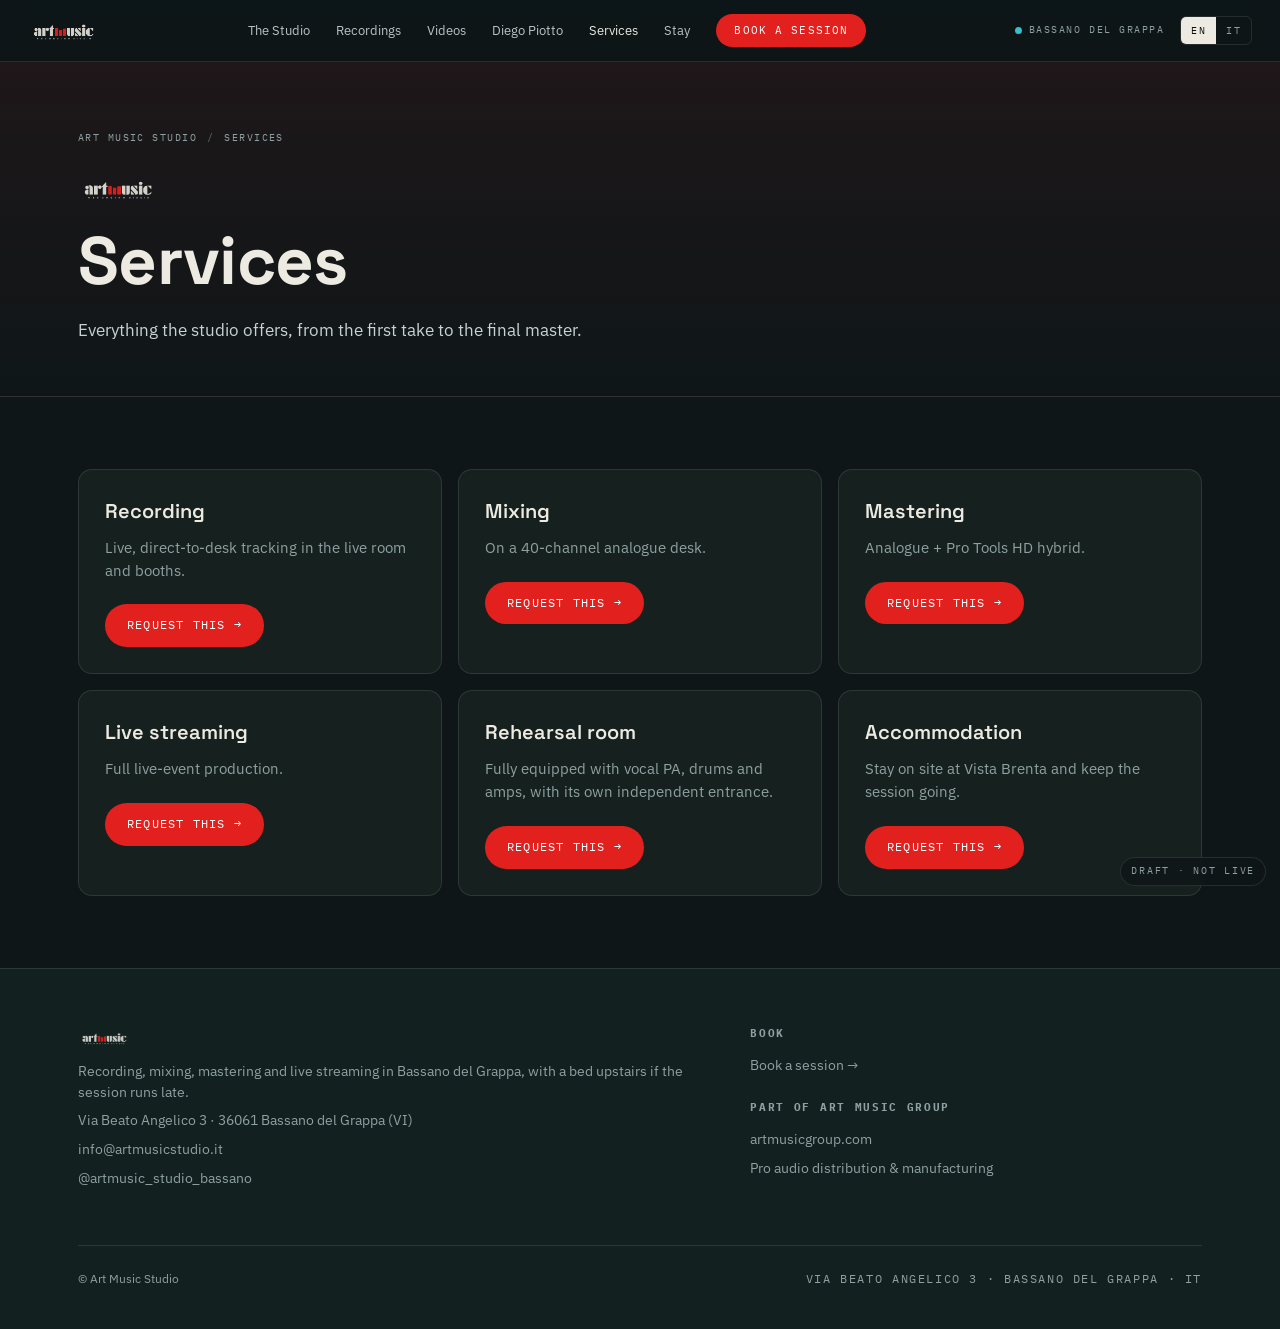
<file: services.html>
<!DOCTYPE html>
<html lang="en">
<head>
<meta charset="UTF-8">
<meta name="viewport" content="width=device-width, initial-scale=1.0">
<title data-it="Servizi — Art Music Studio">Services — Art Music Studio</title>
<meta name="description" content="Recording, mixing, mastering, live streaming, rehearsal room and accommodation at Art Music Studio." data-it="Registrazione, mixaggio, mastering, live streaming, sala prove e alloggio ad Art Music Studio.">
<meta name="theme-color" content="#0E1618">
<meta name="robots" content="noindex">
<meta property="og:type" content="website">
<meta property="og:title" content="Services — Art Music Studio">
<meta property="og:description" content="Recording, mixing, mastering, live streaming, rehearsal room and accommodation at Art Music Studio.">
<link rel="icon" href="assets/favicon.svg" type="image/svg+xml">
<link rel="preconnect" href="https://fonts.googleapis.com">
<link rel="preconnect" href="https://fonts.gstatic.com" crossorigin>
<link href="https://fonts.googleapis.com/css2?family=Space+Grotesk:wght@400;500;600;700&family=IBM+Plex+Sans:wght@400;500;600&family=IBM+Plex+Mono:wght@400;500&display=swap" rel="stylesheet">
<link rel="stylesheet" href="assets/style.css">
</head>
<body>
<div class="concept-tag">Draft · not live</div>
<nav>
  <a class="brand" href="index.html"><img class="nl" src="assets/img/logo-studio.png" alt="Art Music Recording Studio"></a>
  <div class="navlinks">
    <a href="the-studio.html">The Studio</a><a href="recordings.html">Recordings</a><a href="videos.html">Videos</a><a href="diego-piotto.html">Diego Piotto</a><a href="services.html" aria-current="page">Services</a><a href="stay.html">Stay</a><a class="navcta" href="book.html">Book a session</a>
  </div>
  <div class="nav-r"><div class="live"><span class="dot"></span>Bassano del Grappa</div>
  <div class="lang" role="group" aria-label="Language / Lingua"><button type="button" data-lang="en" aria-pressed="true">EN</button><button type="button" data-lang="it" aria-pressed="false">IT</button></div></div>
</nav>
<header class="page-hero">
  <div class="wrap">
    <div class="crumbs"><a href="index.html">Art Music Studio</a><span class="sep">/</span><span>Services</span></div>
    <img class="worldlogo" src="assets/img/logo-studio.png" alt="Art Music Recording Studio">
    <h1>Services</h1>
    <p class="lead">Everything the studio offers, from the first take to the final master.</p>
    
  </div>
</header>
<section class="band tight"><div class="wrap"><div class="opts" style="margin-top:0"><div class="opt reveal"><h3>Recording</h3><p>Live, direct-to-desk tracking in the live room and booths.</p><a class="cta a" style="margin-top:12px;align-self:flex-start" href="book.html?service=Recording">Request this →</a></div><div class="opt reveal"><h3>Mixing</h3><p>On a 40-channel analogue desk.</p><a class="cta a" style="margin-top:12px;align-self:flex-start" href="book.html?service=Mixing">Request this →</a></div><div class="opt reveal"><h3>Mastering</h3><p>Analogue + Pro Tools HD hybrid.</p><a class="cta a" style="margin-top:12px;align-self:flex-start" href="book.html?service=Mastering">Request this →</a></div><div class="opt reveal"><h3>Live streaming</h3><p>Full live-event production.</p><a class="cta a" style="margin-top:12px;align-self:flex-start" href="book.html?service=Live streaming">Request this →</a></div><div class="opt reveal"><h3>Rehearsal room</h3><p>Fully equipped with vocal PA, drums and amps, with its own independent entrance.</p><a class="cta a" style="margin-top:12px;align-self:flex-start" href="book.html?service=Rehearsal">Request this →</a></div><div class="opt reveal"><h3>Accommodation</h3><p>Stay on site at Vista Brenta and keep the session going.</p><a class="cta a" style="margin-top:12px;align-self:flex-start" href="book.html?service=Accommodation">Request this →</a></div></div></div></section>
<footer id="contact">
  <div class="wrap">
    <div class="fgrid two">
      <div class="fcol">
        <img class="flogo" src="assets/img/logo-studio.png" alt="Art Music Recording Studio">
        <p class="fp">Recording, mixing, mastering and live streaming in Bassano del Grappa, with a bed upstairs if the session runs late.</p>
        <p>Via Beato Angelico 3 · 36061 Bassano del Grappa (VI)</p>
        <p><a href="mailto:info@artmusicstudio.it">info@artmusicstudio.it</a></p>
        <a href="https://www.instagram.com/artmusic_studio_bassano" target="_blank" rel="noopener">@artmusic_studio_bassano</a>
      </div>
      <div class="fcol">
        <h4>Book</h4>
        <p><a href="book.html">Book a session →</a></p>
        <h4 style="margin-top:22px">Part of Art Music Group</h4>
        <a href="https://www.artmusicgroup.com" target="_blank" rel="noopener">artmusicgroup.com</a>
        <p>Pro audio distribution &amp; manufacturing</p>
      </div>
    </div>
    <div class="fbottom"><span>© Art Music Studio</span><span class="mono">Via Beato Angelico 3 · Bassano del Grappa · IT</span></div>
  </div>
</footer>
<script src="assets/i18n.js"></script>
<script src="assets/site.js"></script>
<script src="assets/studio-data.js"></script>
<script src="assets/studio.js"></script>
<script src="assets/booking.js"></script>
</body>
</html>
</file>
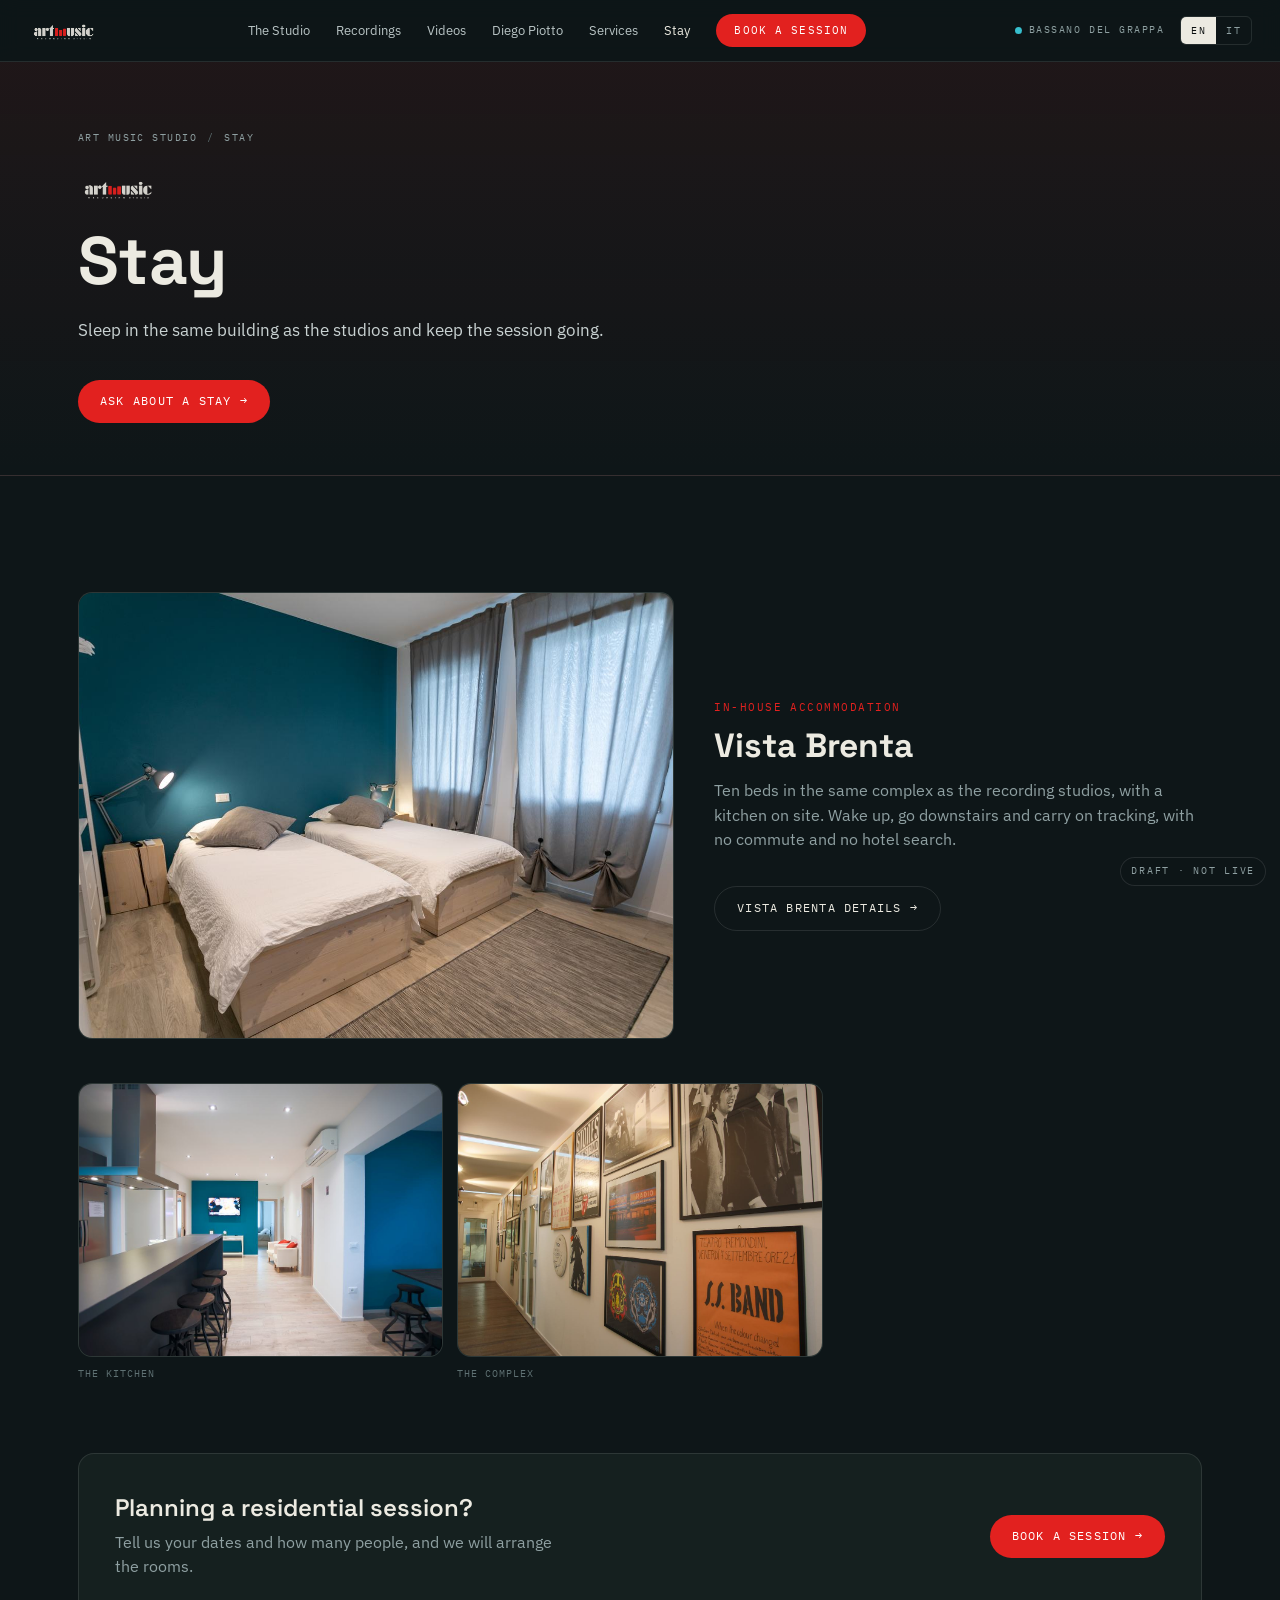
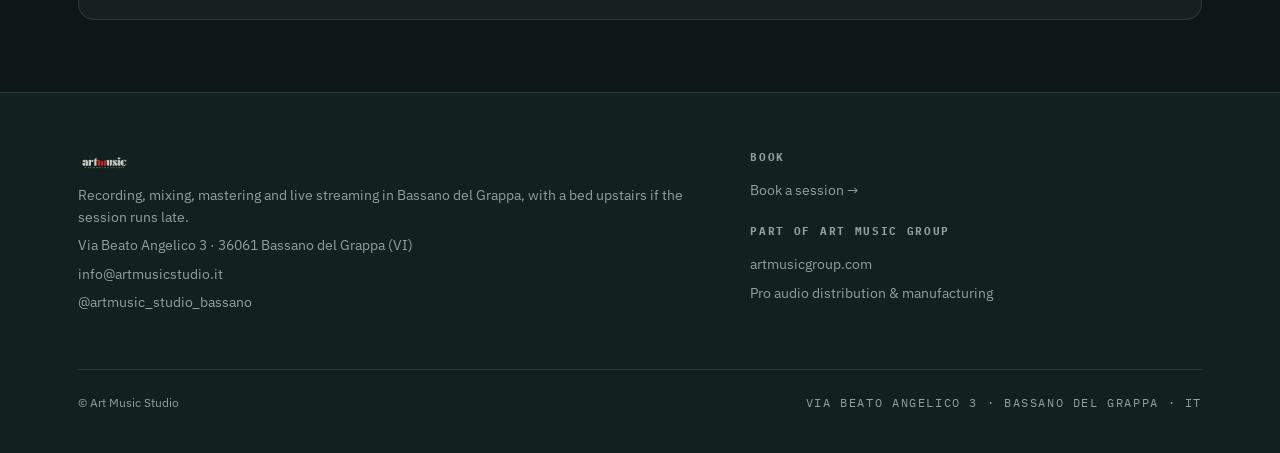
<file: stay.html>
<!DOCTYPE html>
<html lang="en">
<head>
<meta charset="UTF-8">
<meta name="viewport" content="width=device-width, initial-scale=1.0">
<title data-it="Soggiorno — Art Music Studio">Stay — Art Music Studio</title>
<meta name="description" content="Sleep on site at Vista Brenta, in the same building as the studios, and keep the session going." data-it="Dormi in sede a Vista Brenta, nello stesso edificio degli studi, e fai proseguire la sessione.">
<meta name="theme-color" content="#0E1618">
<meta name="robots" content="noindex">
<meta property="og:type" content="website">
<meta property="og:title" content="Services — Art Music Studio">
<meta property="og:description" content="Recording, mixing, mastering, live streaming, rehearsal room and accommodation at Art Music Studio.">
<link rel="icon" href="assets/favicon.svg" type="image/svg+xml">
<link rel="preconnect" href="https://fonts.googleapis.com">
<link rel="preconnect" href="https://fonts.gstatic.com" crossorigin>
<link href="https://fonts.googleapis.com/css2?family=Space+Grotesk:wght@400;500;600;700&family=IBM+Plex+Sans:wght@400;500;600&family=IBM+Plex+Mono:wght@400;500&display=swap" rel="stylesheet">
<link rel="stylesheet" href="assets/style.css">
</head>
<body>
<div class="concept-tag">Draft · not live</div>
<nav>
  <a class="brand" href="index.html"><img class="nl" src="assets/img/logo-studio.png" alt="Art Music Recording Studio"></a>
  <div class="navlinks">
    <a href="the-studio.html">The Studio</a><a href="recordings.html">Recordings</a><a href="videos.html">Videos</a><a href="diego-piotto.html">Diego Piotto</a><a href="services.html">Services</a><a href="stay.html" aria-current="page">Stay</a><a class="navcta" href="book.html">Book a session</a>
  </div>
  <div class="nav-r"><div class="live"><span class="dot"></span>Bassano del Grappa</div>
  <div class="lang" role="group" aria-label="Language / Lingua"><button type="button" data-lang="en" aria-pressed="true">EN</button><button type="button" data-lang="it" aria-pressed="false">IT</button></div></div>
</nav>
<header class="page-hero">
  <div class="wrap">
    <div class="crumbs"><a href="index.html">Art Music Studio</a><span class="sep">/</span><span>Stay</span></div>
    <img class="worldlogo" src="assets/img/logo-studio.png" alt="Art Music Recording Studio">
    <h1>Stay</h1>
    <p class="lead">Sleep in the same building as the studios and keep the session going.</p>
    <div class="actions"><a href="book.html?service=Accommodation" class="cta a">Ask about a stay →</a></div>
    
  </div>
</header>
<section class="band tight"><div class="wrap">
  <div class="feature reveal"><div class="f-media"><img src="assets/img/vb-bedroom.jpg" alt="Vista Brenta bedroom"></div>
  <div><div class="tagk">In-house accommodation</div><h3>Vista Brenta</h3><p>Ten beds in the same complex as the recording studios, with a kitchen on site. Wake up, go downstairs and carry on tracking, with no commute and no hotel search.</p>
  <a class="cta ghost" href="https://www.artmusicgroup.com" target="_blank" rel="noopener">Vista Brenta details →</a></div></div>
  <div class="gallery" style="margin-top:44px"><figure class="reveal"><div class="media"><img src="assets/img/vb-kitchen.jpg" alt="Vista Brenta kitchen"></div><figcaption>The kitchen</figcaption></figure><figure class="reveal"><div class="media"><img src="assets/img/complex-corridor.jpg" alt="The corridor of the complex, with posters on the walls"></div><figcaption>The complex</figcaption></figure></div>
  <div class="ctaband reveal"><div><h3>Planning a residential session?</h3><p>Tell us your dates and how many people, and we will arrange the rooms.</p></div><div class="btns"><a href="book.html?service=Accommodation" class="cta a">Book a session →</a></div></div>
</div></section>
<footer id="contact">
  <div class="wrap">
    <div class="fgrid two">
      <div class="fcol">
        <img class="flogo" src="assets/img/logo-studio.png" alt="Art Music Recording Studio">
        <p class="fp">Recording, mixing, mastering and live streaming in Bassano del Grappa, with a bed upstairs if the session runs late.</p>
        <p>Via Beato Angelico 3 · 36061 Bassano del Grappa (VI)</p>
        <p><a href="mailto:info@artmusicstudio.it">info@artmusicstudio.it</a></p>
        <a href="https://www.instagram.com/artmusic_studio_bassano" target="_blank" rel="noopener">@artmusic_studio_bassano</a>
      </div>
      <div class="fcol">
        <h4>Book</h4>
        <p><a href="book.html">Book a session →</a></p>
        <h4 style="margin-top:22px">Part of Art Music Group</h4>
        <a href="https://www.artmusicgroup.com" target="_blank" rel="noopener">artmusicgroup.com</a>
        <p>Pro audio distribution &amp; manufacturing</p>
      </div>
    </div>
    <div class="fbottom"><span>© Art Music Studio</span><span class="mono">Via Beato Angelico 3 · Bassano del Grappa · IT</span></div>
  </div>
</footer>
<script src="assets/i18n.js"></script>
<script src="assets/site.js"></script>
<script src="assets/studio-data.js"></script>
<script src="assets/studio.js"></script>
<script src="assets/booking.js"></script>
</body>
</html>
</file>
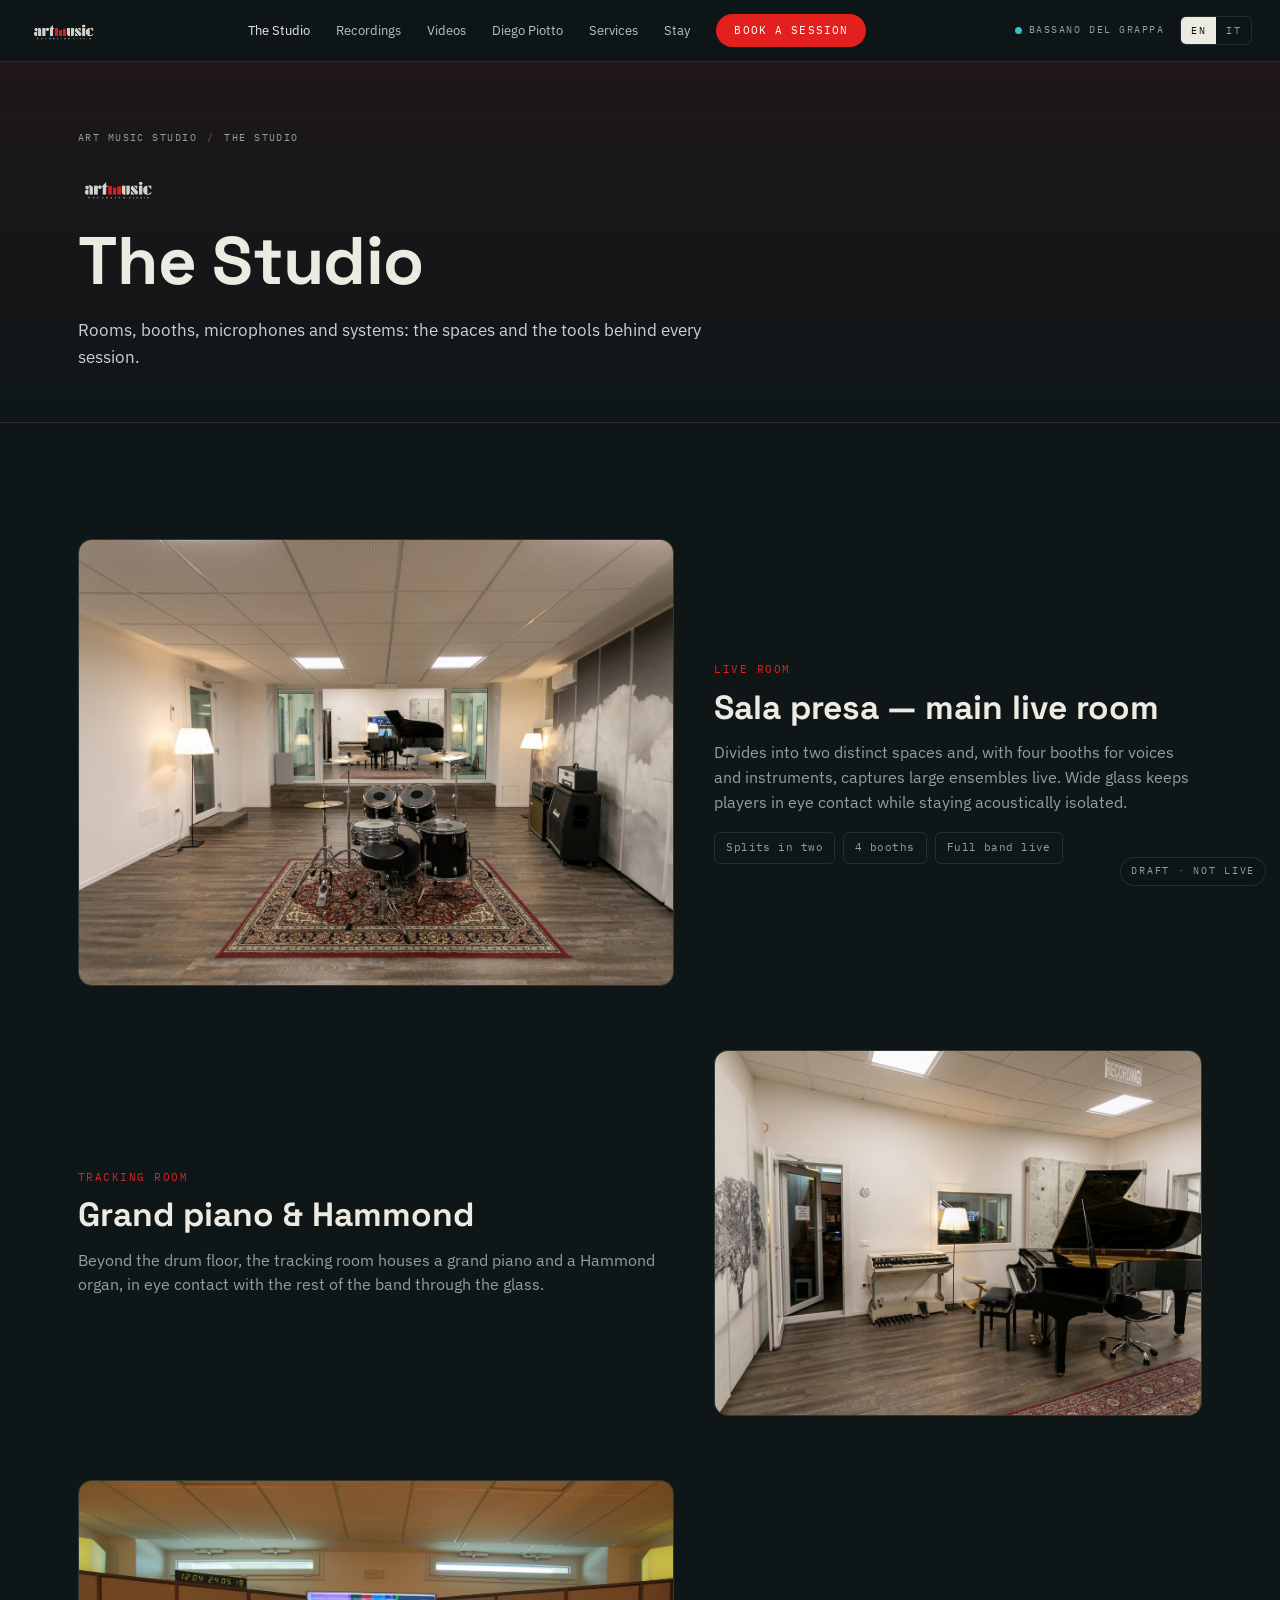
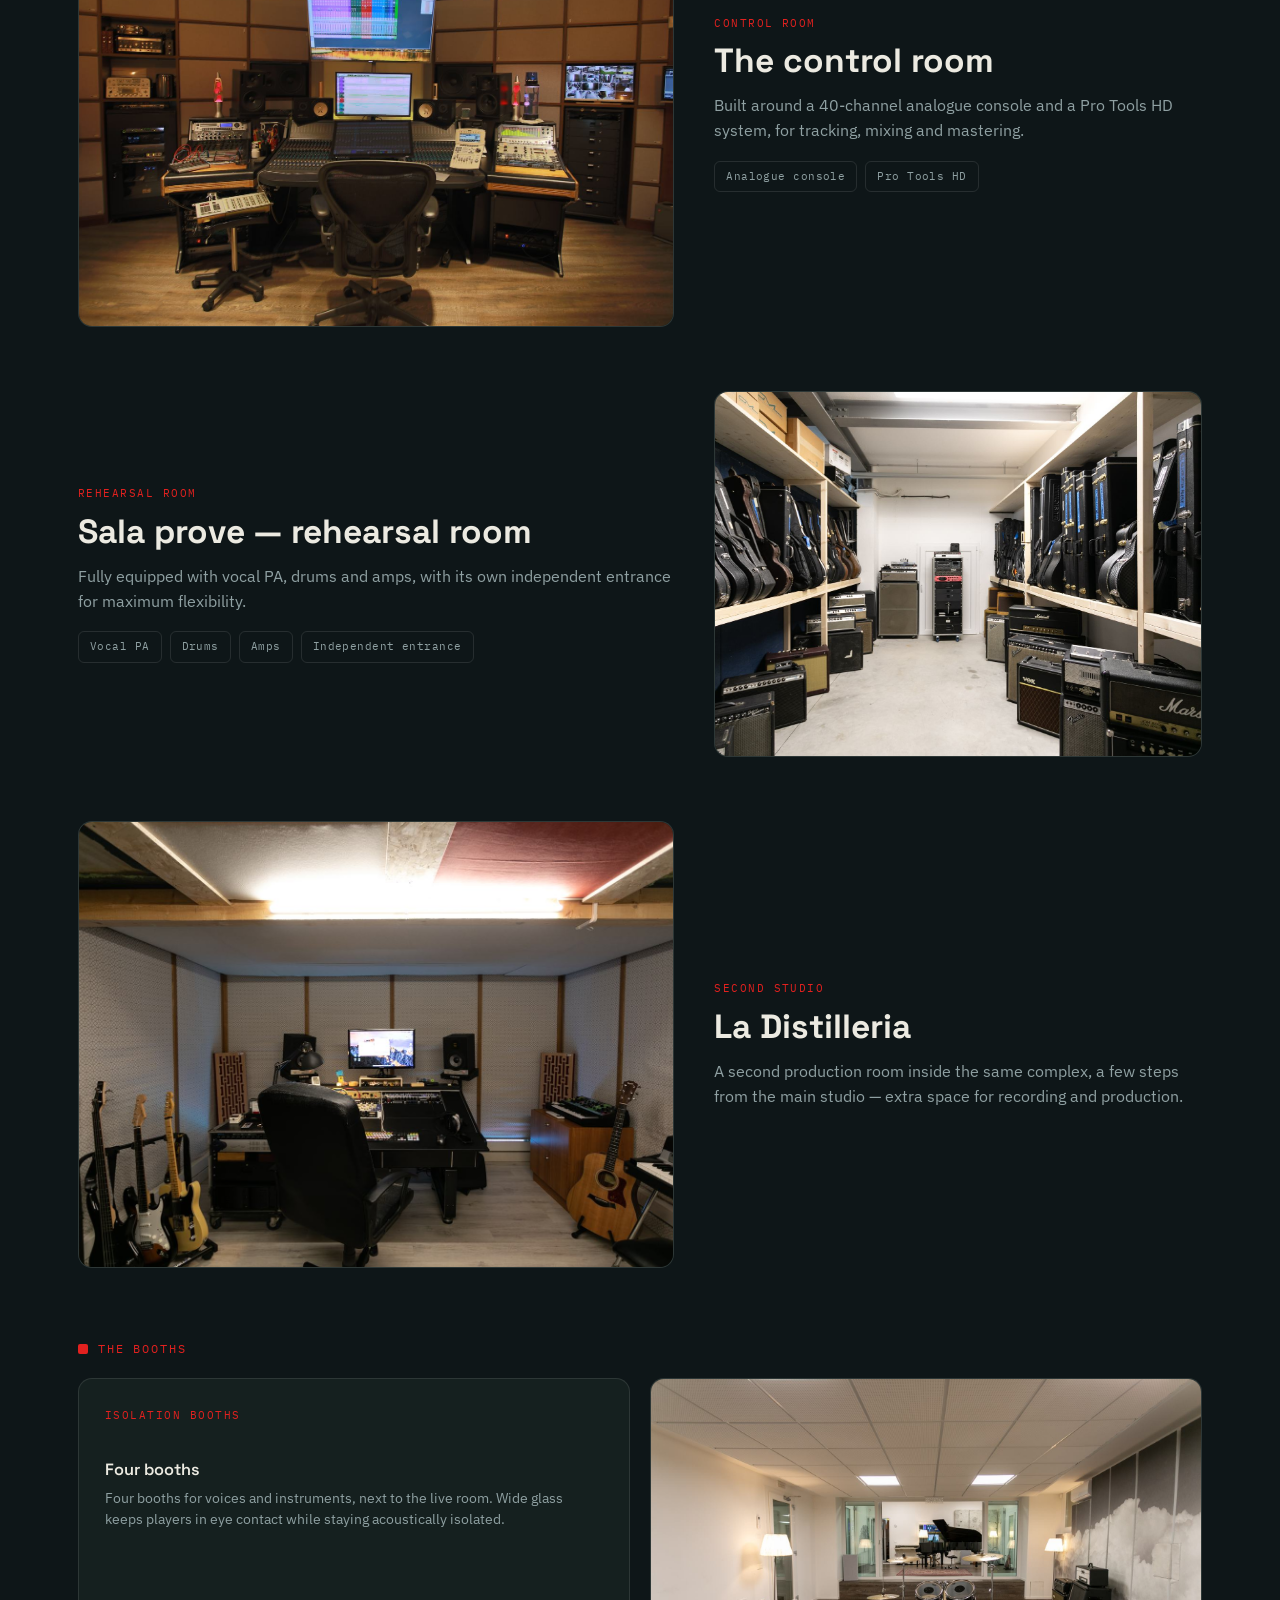
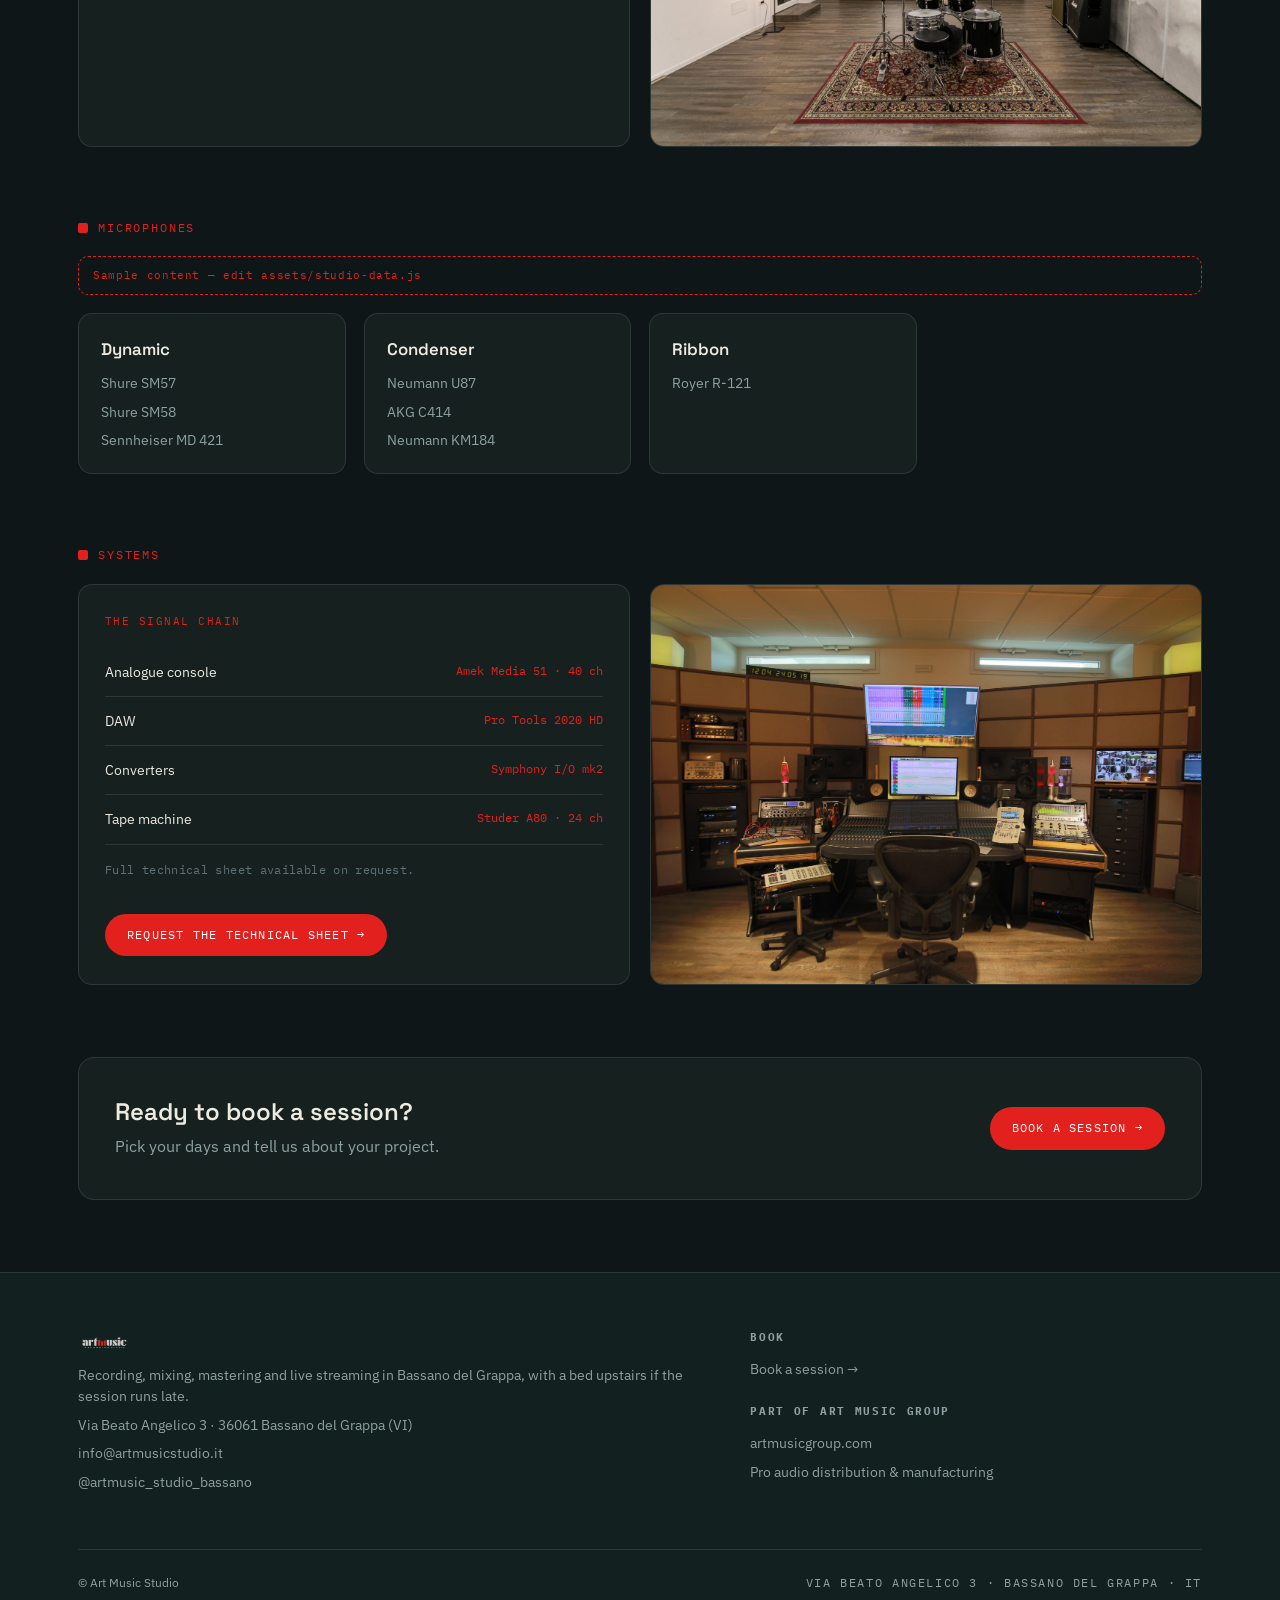
<file: the-studio.html>
<!DOCTYPE html>
<html lang="en">
<head>
<meta charset="UTF-8">
<meta name="viewport" content="width=device-width, initial-scale=1.0">
<title data-it="Lo studio — Art Music Studio">The Studio — Art Music Studio</title>
<meta name="description" content="Live room, four booths, control room, microphones and systems at Art Music Studio, Bassano del Grappa." data-it="Sala live, quattro cabine, sala di regia, microfoni e sistemi ad Art Music Studio, Bassano del Grappa.">
<meta name="theme-color" content="#0E1618">
<meta name="robots" content="noindex">
<meta property="og:type" content="website">
<meta property="og:title" content="The Studio — Art Music Studio">
<meta property="og:description" content="Live room, four booths, control room, microphones and systems at Art Music Studio, Bassano del Grappa.">
<link rel="icon" href="assets/favicon.svg" type="image/svg+xml">
<link rel="preconnect" href="https://fonts.googleapis.com">
<link rel="preconnect" href="https://fonts.gstatic.com" crossorigin>
<link href="https://fonts.googleapis.com/css2?family=Space+Grotesk:wght@400;500;600;700&family=IBM+Plex+Sans:wght@400;500;600&family=IBM+Plex+Mono:wght@400;500&display=swap" rel="stylesheet">
<link rel="stylesheet" href="assets/style.css">
</head>
<body>
<div class="concept-tag">Draft · not live</div>
<nav>
  <a class="brand" href="index.html"><img class="nl" src="assets/img/logo-studio.png" alt="Art Music Recording Studio"></a>
  <div class="navlinks">
    <a href="the-studio.html" aria-current="page">The Studio</a><a href="recordings.html">Recordings</a><a href="videos.html">Videos</a><a href="diego-piotto.html">Diego Piotto</a><a href="services.html">Services</a><a href="stay.html">Stay</a><a class="navcta" href="book.html">Book a session</a>
  </div>
  <div class="nav-r"><div class="live"><span class="dot"></span>Bassano del Grappa</div>
  <div class="lang" role="group" aria-label="Language / Lingua"><button type="button" data-lang="en" aria-pressed="true">EN</button><button type="button" data-lang="it" aria-pressed="false">IT</button></div></div>
</nav>
<header class="page-hero">
  <div class="wrap">
    <div class="crumbs"><a href="index.html">Art Music Studio</a><span class="sep">/</span><span>The Studio</span></div>
    <img class="worldlogo" src="assets/img/logo-studio.png" alt="Art Music Recording Studio">
    <h1>The Studio</h1>
    <p class="lead">Rooms, booths, microphones and systems: the spaces and the tools behind every session.</p>
    
  </div>
</header>
<section class="band tight"><div class="wrap"><div class="feature reveal"><div class="f-media"><img src="assets/img/sala-presa.jpg" alt="Sala presa live room with drum kit and grand piano room beyond"></div><div><div class="tagk">Live room</div><h3>Sala presa — main live room</h3><p>Divides into two distinct spaces and, with four booths for voices and instruments, captures large ensembles live. Wide glass keeps players in eye contact while staying acoustically isolated.</p><ul><li>Splits in two</li><li>4 booths</li><li>Full band live</li></ul></div></div><div class="feature reveal rev"><div class="f-media"><img src="assets/img/piano-hammond.jpg" alt="Grand piano and Hammond in the tracking room"></div><div><div class="tagk">Tracking room</div><h3>Grand piano & Hammond</h3><p>Beyond the drum floor, the tracking room houses a grand piano and a Hammond organ, in eye contact with the rest of the band through the glass.</p></div></div><div class="feature reveal"><div class="f-media"><img src="assets/img/studio-control-room.jpg" alt="Art Music Studio control room"></div><div><div class="tagk">Control room</div><h3>The control room</h3><p>Built around a 40-channel analogue console and a Pro Tools HD system, for tracking, mixing and mastering.</p><ul><li>Analogue console</li><li>Pro Tools HD</li></ul></div></div><div class="feature reveal rev"><div class="f-media"><img src="assets/img/backline.jpg" alt="The studio backline — amps and cased guitars on the shelves"></div><div><div class="tagk">Rehearsal room</div><h3>Sala prove — rehearsal room</h3><p>Fully equipped with vocal PA, drums and amps, with its own independent entrance for maximum flexibility.</p><ul><li>Vocal PA</li><li>Drums</li><li>Amps</li><li>Independent entrance</li></ul></div></div><div class="feature reveal"><div class="f-media"><img src="assets/img/la-distilleria.jpg" alt="La Distilleria production room"></div><div><div class="tagk">Second studio</div><h3>La Distilleria</h3><p>A second production room inside the same complex, a few steps from the main studio — extra space for recording and production.</p></div></div><div id="booths"><div class="kicker" style="color:var(--amber);margin-top:72px"><span class="ch" style="background:var(--amber)"></span>The booths</div></div>
<div class="studio-split" style="margin-top:0"><div class="rooms reveal"><div class="panel-k">Isolation booths</div>
<div class="room"><h5>Four booths</h5><p>Four booths for voices and instruments, next to the live room. Wide glass keeps players in eye contact while staying acoustically isolated.</p></div></div>
<div class="media reveal" style="min-height:260px"><img src="assets/img/sala-presa.jpg" alt="Sala presa live room with drum kit and grand piano room beyond"></div></div>
<div id="microphones"><div class="kicker" style="color:var(--amber);margin-top:72px"><span class="ch" style="background:var(--amber)"></span>Microphones</div></div>
<div data-render="mics"></div>
<div id="systems"><div class="kicker" style="color:var(--amber);margin-top:72px"><span class="ch" style="background:var(--amber)"></span>Systems</div></div>
<div class="studio-split" style="margin-top:0"><div class="rack reveal"><div class="panel-k">The signal chain</div><div class="spec"><span>Analogue console</span><span class="sv">Amek Media 51 · 40 ch</span></div><div class="spec"><span>DAW</span><span class="sv">Pro Tools 2020 HD</span></div><div class="spec"><span>Converters</span><span class="sv">Symphony I/O mk2</span></div><div class="spec"><span>Tape machine</span><span class="sv">Studer A80 · 24 ch</span></div>
<p class="note">Full technical sheet available on request.</p>
<a class="cta a" href="mailto:info@artmusicstudio.it?subject=Technical%20sheet%20request">Request the technical sheet →</a></div>
<div class="media reveal" style="min-height:260px"><img src="assets/img/studio-control-room.jpg" alt="Art Music Studio control room"></div></div><div class="ctaband reveal"><div><h3>Ready to book a session?</h3><p>Pick your days and tell us about your project.</p></div><div class="btns"><a href="book.html" class="cta a">Book a session →</a></div></div></div></section>
<footer id="contact">
  <div class="wrap">
    <div class="fgrid two">
      <div class="fcol">
        <img class="flogo" src="assets/img/logo-studio.png" alt="Art Music Recording Studio">
        <p class="fp">Recording, mixing, mastering and live streaming in Bassano del Grappa, with a bed upstairs if the session runs late.</p>
        <p>Via Beato Angelico 3 · 36061 Bassano del Grappa (VI)</p>
        <p><a href="mailto:info@artmusicstudio.it">info@artmusicstudio.it</a></p>
        <a href="https://www.instagram.com/artmusic_studio_bassano" target="_blank" rel="noopener">@artmusic_studio_bassano</a>
      </div>
      <div class="fcol">
        <h4>Book</h4>
        <p><a href="book.html">Book a session →</a></p>
        <h4 style="margin-top:22px">Part of Art Music Group</h4>
        <a href="https://www.artmusicgroup.com" target="_blank" rel="noopener">artmusicgroup.com</a>
        <p>Pro audio distribution &amp; manufacturing</p>
      </div>
    </div>
    <div class="fbottom"><span>© Art Music Studio</span><span class="mono">Via Beato Angelico 3 · Bassano del Grappa · IT</span></div>
  </div>
</footer>
<script src="assets/i18n.js"></script>
<script src="assets/site.js"></script>
<script src="assets/studio-data.js"></script>
<script src="assets/studio.js"></script>
<script src="assets/booking.js"></script>
</body>
</html>
</file>
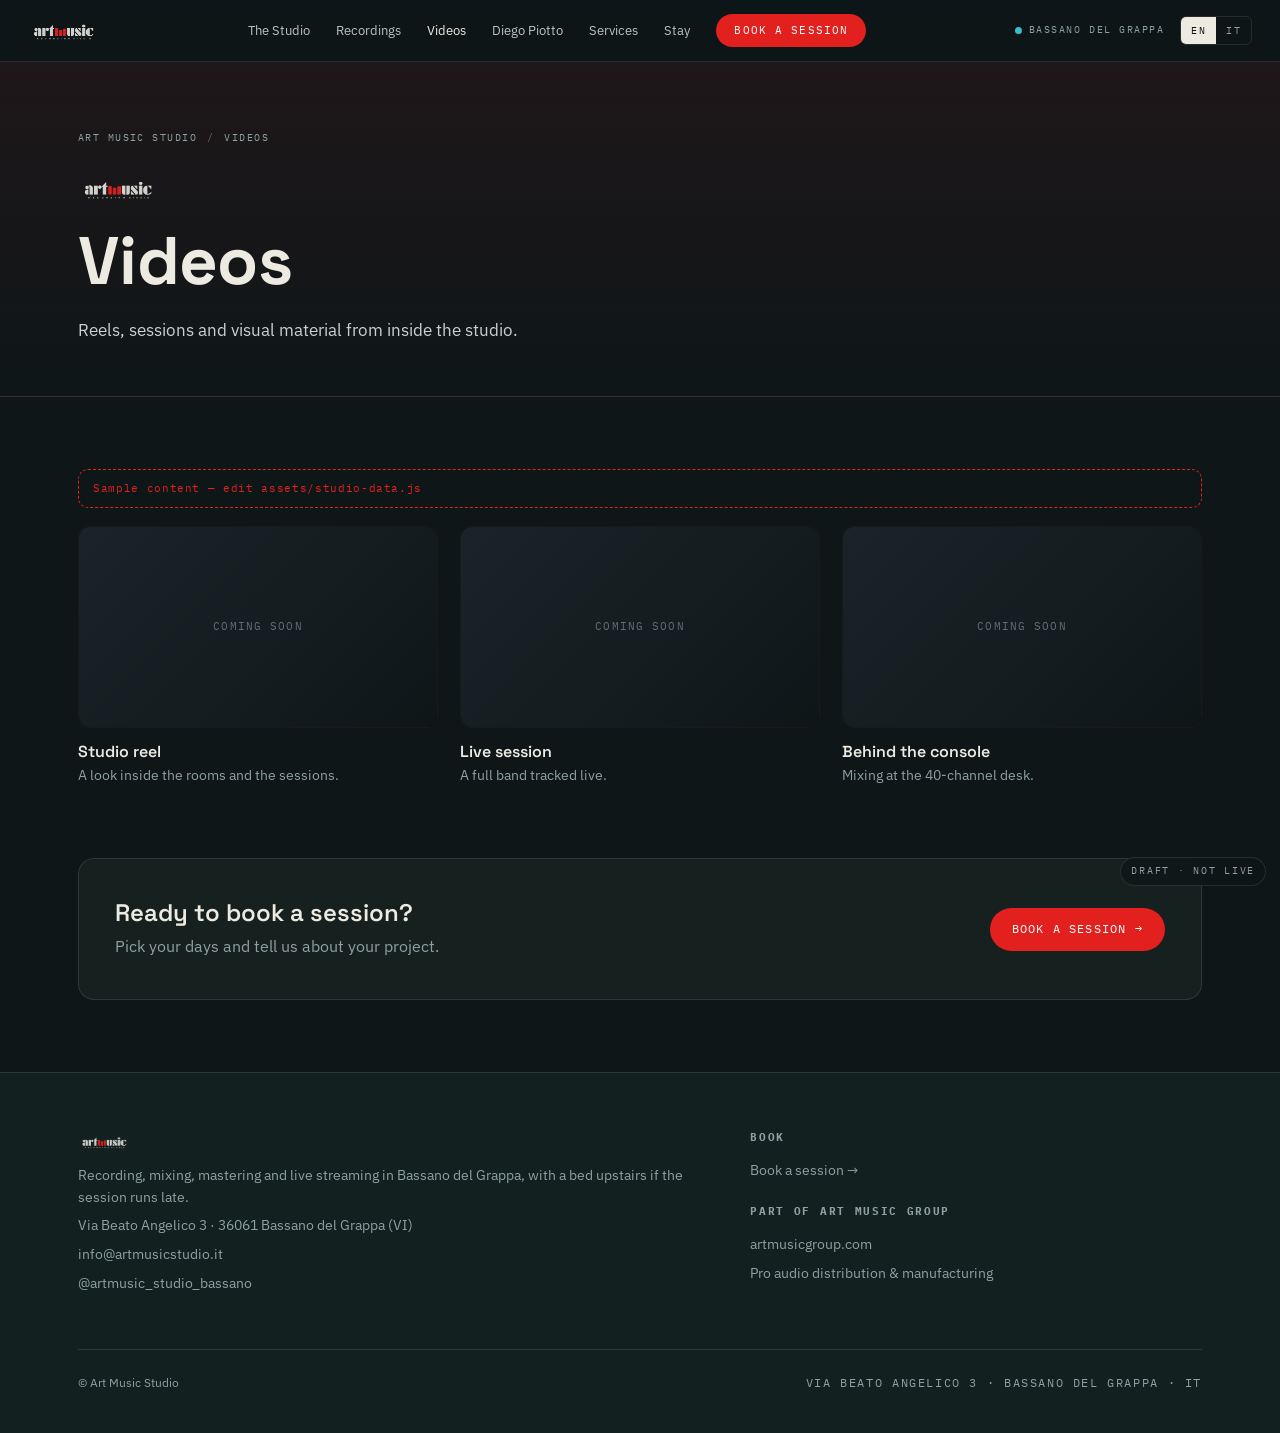
<file: videos.html>
<!DOCTYPE html>
<html lang="en">
<head>
<meta charset="UTF-8">
<meta name="viewport" content="width=device-width, initial-scale=1.0">
<title data-it="Video — Art Music Studio">Videos — Art Music Studio</title>
<meta name="description" content="Reels, session videos and visual material from Art Music Studio." data-it="Reel, video delle sessioni e materiali visivi di Art Music Studio.">
<meta name="theme-color" content="#0E1618">
<meta name="robots" content="noindex">
<meta property="og:type" content="website">
<meta property="og:title" content="Videos — Art Music Studio">
<meta property="og:description" content="Reels, session videos and visual material from Art Music Studio.">
<link rel="icon" href="assets/favicon.svg" type="image/svg+xml">
<link rel="preconnect" href="https://fonts.googleapis.com">
<link rel="preconnect" href="https://fonts.gstatic.com" crossorigin>
<link href="https://fonts.googleapis.com/css2?family=Space+Grotesk:wght@400;500;600;700&family=IBM+Plex+Sans:wght@400;500;600&family=IBM+Plex+Mono:wght@400;500&display=swap" rel="stylesheet">
<link rel="stylesheet" href="assets/style.css">
</head>
<body>
<div class="concept-tag">Draft · not live</div>
<nav>
  <a class="brand" href="index.html"><img class="nl" src="assets/img/logo-studio.png" alt="Art Music Recording Studio"></a>
  <div class="navlinks">
    <a href="the-studio.html">The Studio</a><a href="recordings.html">Recordings</a><a href="videos.html" aria-current="page">Videos</a><a href="diego-piotto.html">Diego Piotto</a><a href="services.html">Services</a><a href="stay.html">Stay</a><a class="navcta" href="book.html">Book a session</a>
  </div>
  <div class="nav-r"><div class="live"><span class="dot"></span>Bassano del Grappa</div>
  <div class="lang" role="group" aria-label="Language / Lingua"><button type="button" data-lang="en" aria-pressed="true">EN</button><button type="button" data-lang="it" aria-pressed="false">IT</button></div></div>
</nav>
<header class="page-hero">
  <div class="wrap">
    <div class="crumbs"><a href="index.html">Art Music Studio</a><span class="sep">/</span><span>Videos</span></div>
    <img class="worldlogo" src="assets/img/logo-studio.png" alt="Art Music Recording Studio">
    <h1>Videos</h1>
    <p class="lead">Reels, sessions and visual material from inside the studio.</p>
    
  </div>
</header>
<section class="band tight"><div class="wrap"><div data-render="videos"></div><div class="ctaband reveal"><div><h3>Ready to book a session?</h3><p>Pick your days and tell us about your project.</p></div><div class="btns"><a href="book.html" class="cta a">Book a session →</a></div></div></div></section>
<footer id="contact">
  <div class="wrap">
    <div class="fgrid two">
      <div class="fcol">
        <img class="flogo" src="assets/img/logo-studio.png" alt="Art Music Recording Studio">
        <p class="fp">Recording, mixing, mastering and live streaming in Bassano del Grappa, with a bed upstairs if the session runs late.</p>
        <p>Via Beato Angelico 3 · 36061 Bassano del Grappa (VI)</p>
        <p><a href="mailto:info@artmusicstudio.it">info@artmusicstudio.it</a></p>
        <a href="https://www.instagram.com/artmusic_studio_bassano" target="_blank" rel="noopener">@artmusic_studio_bassano</a>
      </div>
      <div class="fcol">
        <h4>Book</h4>
        <p><a href="book.html">Book a session →</a></p>
        <h4 style="margin-top:22px">Part of Art Music Group</h4>
        <a href="https://www.artmusicgroup.com" target="_blank" rel="noopener">artmusicgroup.com</a>
        <p>Pro audio distribution &amp; manufacturing</p>
      </div>
    </div>
    <div class="fbottom"><span>© Art Music Studio</span><span class="mono">Via Beato Angelico 3 · Bassano del Grappa · IT</span></div>
  </div>
</footer>
<script src="assets/i18n.js"></script>
<script src="assets/site.js"></script>
<script src="assets/studio-data.js"></script>
<script src="assets/studio.js"></script>
<script src="assets/booking.js"></script>
</body>
</html>
</file>
<file: assets/style.css>
:root{
    --bg:#0E1618; --bg-2:#12211F; --panel:#15201F; --panel-2:#182826;
    --ink:#ECEAE1; --muted:#8FA0A2; --faint:#5f7173; --line:rgba(255,255,255,.10);
    --amber:#E2211F; --amber-deep:#9C1216; /* Studio — real brand red */
    --cyan:#37BFCE; --cyan-deep:#1C8092;
    --display:'Space Grotesk',sans-serif; --body:'IBM Plex Sans',sans-serif; --mono:'IBM Plex Mono',monospace;
  }
  *{box-sizing:border-box;margin:0;padding:0}
  html{scroll-behavior:smooth}
  body{background:var(--bg);color:var(--ink);font-family:var(--body);line-height:1.55;-webkit-font-smoothing:antialiased;overflow-x:hidden}
  a{color:inherit;text-decoration:none}
  ::selection{background:var(--amber);color:#0b0f0f}
  .wrap{max-width:1180px;margin:0 auto;padding:0 28px}
  .mono{font-family:var(--mono);font-size:.72rem;letter-spacing:.14em;text-transform:uppercase}
  h2,h3{font-family:var(--display)}
  img{max-width:100%;display:block}

  .concept-tag{position:fixed;right:14px;bottom:14px;z-index:60;font-family:var(--mono);font-size:.6rem;letter-spacing:.18em;text-transform:uppercase;color:var(--muted);background:rgba(14,22,24,.8);border:1px solid var(--line);padding:6px 10px;border-radius:100px;backdrop-filter:blur(6px)}

  nav{position:sticky;top:0;z-index:50;display:flex;align-items:center;justify-content:space-between;padding:14px 28px;border-bottom:1px solid var(--line);background:rgba(14,22,24,.78);backdrop-filter:blur(10px)}
  .brand{display:flex;align-items:center;gap:11px}
  .brand img.nl{height:30px;width:auto;opacity:.95}
  .brand .ndiv{width:1px;height:28px;background:var(--line)}
  .brand .gp{font-family:var(--mono);font-size:.6rem;letter-spacing:.24em;text-transform:uppercase;color:var(--muted);border-left:1px solid var(--line);padding-left:11px}
  .navlinks{display:flex;gap:24px;align-items:center}
  .navlinks a{font-size:.8rem;color:var(--muted);transition:color .2s}
  .navlinks a:hover{color:var(--ink)}
  .navlinks a+a{position:relative}
  .navlinks a+a::before{content:"";position:absolute;left:-13px;top:50%;width:1px;height:14px;transform:translateY(-50%);background:var(--muted)}
  .live{display:flex;align-items:center;gap:7px;font-family:var(--mono);font-size:.6rem;letter-spacing:.16em;text-transform:uppercase;color:var(--muted)}
  .live .dot{width:7px;height:7px;border-radius:50%;background:var(--cyan);animation:pulse 2.4s infinite}
  @keyframes pulse{0%{box-shadow:0 0 0 0 rgba(55,191,206,.5)}70%{box-shadow:0 0 0 7px rgba(55,191,206,0)}100%{box-shadow:0 0 0 0 rgba(55,191,206,0)}}

  /* hero */
  .hero{position:relative;min-height:94vh;display:flex;flex-direction:column;justify-content:center;overflow:hidden}
  .hero-photo{position:absolute;inset:0;z-index:0}
  .hero-photo img{width:100%;height:100%;object-fit:cover;filter:saturate(.92) contrast(1.02)}
  .hero-scrim{position:absolute;inset:0;z-index:1;background:linear-gradient(180deg,rgba(14,22,24,.82),rgba(14,22,24,.55) 42%,rgba(14,22,24,.92))}
  .hero .field{position:absolute;inset:0;z-index:2;opacity:.6}
  .hero .field .L{position:absolute;inset:0 50% 0 0;background:radial-gradient(120% 90% at 0% 50%,rgba(226,33,31,.16),transparent 60%)}
  .hero .field .R{position:absolute;inset:0 0 0 50%;background:radial-gradient(120% 90% at 100% 50%,rgba(55,191,206,.16),transparent 60%)}
  .hero .centerline{position:absolute;left:50%;top:0;bottom:0;width:1px;background:linear-gradient(var(--line),transparent 12%,transparent 88%,var(--line));z-index:3}
  .hero-inner{position:relative;z-index:4;text-align:center;padding:64px 28px}
  .eyebrow{font-family:var(--mono);font-size:.72rem;letter-spacing:.24em;text-transform:uppercase;color:var(--muted);margin-bottom:24px}
  .hero-logos{display:flex;align-items:center;justify-content:center;gap:clamp(16px,3vw,30px);margin:0 auto 26px;flex-wrap:wrap}
  .hero-logos img{height:clamp(26px,4vw,44px);width:auto;opacity:.96}
  .hero-logos .vdiv{width:1px;height:clamp(30px,4.5vw,50px);background:var(--line)}
  h1.title{font-family:var(--display);font-weight:700;line-height:.92;letter-spacing:-.01em;font-size:clamp(2.6rem,8vw,6.6rem)}
  .lead{max-width:660px;margin:26px auto 0;color:#c9d2d2;font-size:1.06rem}
  .lead b{color:var(--ink);font-weight:600}
  .wave{display:block;width:min(720px,86vw);margin:36px auto 0;height:46px}
  .wave path{fill:none;stroke-width:1.6;stroke-linecap:round}
  .choose{display:flex;gap:14px;justify-content:center;flex-wrap:wrap;margin-top:34px}
  .door{display:flex;align-items:center;gap:12px;padding:13px 20px;border-radius:100px;border:1px solid var(--line);font-family:var(--mono);font-size:.72rem;letter-spacing:.12em;text-transform:uppercase;transition:transform .25s,border-color .25s,background .25s;background:rgba(14,22,24,.5);backdrop-filter:blur(4px)}
  .choose{display:grid;grid-template-columns:1fr 1fr;width:fit-content;max-width:100%;margin-left:auto;margin-right:auto}
  .door{justify-content:center}
  .door .ch{width:9px;height:9px;border-radius:2px}
  .door.dist .ch{background:var(--cyan)} .door.stu .ch{background:var(--amber)}
  .door:hover{transform:translateY(-2px)}
  .door.dist:hover{border-color:var(--cyan-deep);background:rgba(55,191,206,.12)}
  .door.stu:hover{border-color:var(--amber-deep);background:rgba(239,176,90,.12)}
  .hero-stay{display:inline-flex;align-items:center;gap:9px;margin-top:20px;font-family:var(--mono);font-size:.66rem;letter-spacing:.12em;text-transform:uppercase;color:var(--muted);border:1px solid transparent;padding:8px 15px;border-radius:100px;transition:color .2s,border-color .2s,background .2s}
  .hero-stay:hover{color:var(--ink);border-color:var(--line);background:rgba(14,22,24,.5)}
  .hero-stay svg{width:15px;height:15px;flex:none}

  .glance{border-top:1px solid var(--line);border-bottom:1px solid var(--line)}
  .glance .wrap{display:grid;grid-template-columns:repeat(4,1fr)}
  .stat{padding:32px 20px;border-right:1px solid var(--line)}
  .stat:last-child{border-right:none}
  .stat .n{font-family:var(--display);font-weight:600;font-size:2rem;line-height:1}
  .stat .l{color:var(--muted);font-size:.8rem;margin-top:8px}

  .band{padding:92px 0;position:relative}
  .kicker{font-family:var(--mono);font-size:.72rem;letter-spacing:.16em;text-transform:uppercase;display:flex;align-items:center;gap:10px;margin-bottom:20px}
  .kicker .ch{width:10px;height:10px;border-radius:2px}
  .band h2{font-weight:700;font-size:clamp(2rem,4.6vw,3.2rem);line-height:1.02;letter-spacing:-.01em;max-width:16ch}
  .band .body{max-width:600px;color:var(--muted);margin-top:18px;font-size:1.04rem}
  .band .body b{color:var(--ink);font-weight:600}
  .sec-head{max-width:760px}
  .media{border:1px solid var(--line);border-radius:14px;overflow:hidden;background:var(--panel)}
  .media img{width:100%;height:100%;object-fit:cover}
  .worldlogo{height:34px;width:auto;margin-bottom:22px;display:block;opacity:.95}
  .flogo{height:22px;width:auto;margin:2px 0 12px;display:block;opacity:.9}
  .cap{font-family:var(--mono);font-size:.62rem;letter-spacing:.1em;text-transform:uppercase;color:var(--faint);margin-top:10px}

  /* complex */
  .complex{background:var(--bg-2);border-top:1px solid var(--line);border-bottom:1px solid var(--line)}
  .cx-intro{display:grid;grid-template-columns:1.25fr .75fr;gap:48px;align-items:center}
  .complex .addr{font-family:var(--mono);font-size:.74rem;color:var(--muted);letter-spacing:.04em;margin-top:14px}
  .cx-photo{border:1px solid var(--line);border-radius:14px;overflow:hidden;aspect-ratio:3/4}
  .cx-photo img{width:100%;height:100%;object-fit:cover}
  .cx-grid{display:grid;grid-template-columns:repeat(4,1fr);gap:14px;margin-top:44px}
  .cx{border:1px solid var(--line);border-radius:12px;padding:22px 18px;background:var(--panel);min-height:150px;display:flex;flex-direction:column;justify-content:space-between;transition:transform .25s,border-color .25s}
  .cx:hover{transform:translateY(-3px)}
  .cx .ic{width:30px;height:30px;color:var(--muted)}
  .cx.d:hover{border-color:var(--cyan-deep)} .cx.d .ic{color:var(--cyan)}
  .cx.s:hover{border-color:var(--amber-deep)} .cx.s .ic{color:var(--amber)}
  .cx h4{font-family:var(--display);font-weight:600;font-size:1rem;margin-top:18px}
  .cx p{color:var(--muted);font-size:.8rem;margin-top:4px}

  /* distribution */
  .dist-band{background:linear-gradient(180deg,transparent,rgba(55,191,206,.05))}
  .dist-band .kicker{color:var(--cyan)} .dist-band .kicker .ch{background:var(--cyan)}
  .meta-line{font-family:var(--mono);font-size:.74rem;color:var(--muted);letter-spacing:.03em;margin-top:22px;line-height:1.9}
  .dist-hero{margin-top:40px;border:1px solid var(--line);border-radius:14px;overflow:hidden;background:linear-gradient(150deg,#13221f,#0b1719);position:relative;aspect-ratio:16/8;max-height:480px}
  .dist-hero svg{width:100%;height:100%;display:block}
  .dist-hero::after{content:'sample visual';position:absolute;bottom:10px;right:12px;font-family:var(--mono);font-size:.55rem;letter-spacing:.1em;text-transform:uppercase;color:var(--faint)}
  .brands{display:grid;grid-template-columns:repeat(3,1fr);gap:16px;margin-top:44px}
  .bcard{border:1px solid var(--line);border-radius:14px;padding:18px;background:var(--panel);transition:transform .25s,border-color .25s,box-shadow .25s}
  .bcard:hover{transform:translateY(-4px);border-color:var(--cyan-deep);box-shadow:0 18px 40px -30px rgba(55,191,206,.6)}
  .bimg{height:140px;border-radius:10px;margin-bottom:18px;background:linear-gradient(155deg,#13221f,#0c181a);border:1px solid var(--line);display:flex;align-items:center;justify-content:center;position:relative;overflow:hidden}
  .bimg svg{width:64%;height:64%;color:var(--cyan);opacity:.92}
  .bimg::after{content:'sample visual';position:absolute;bottom:7px;right:9px;font-family:var(--mono);font-size:.5rem;letter-spacing:.1em;text-transform:uppercase;color:var(--faint)}
  .bpad{padding:0 6px 6px}
  .bn{font-family:var(--display);font-weight:700;font-size:1.3rem;letter-spacing:.02em}
  .cat{font-family:var(--mono);font-size:.64rem;letter-spacing:.12em;text-transform:uppercase;color:var(--cyan);margin-top:6px}
  .bcard p{color:var(--muted);font-size:.9rem;margin-top:14px;line-height:1.6}
  .oem{display:flex;flex-direction:column;justify-content:center;background:transparent;border-style:dashed;padding:26px 24px}

  .cta{display:inline-flex;align-items:center;gap:9px;margin-top:34px;font-family:var(--mono);font-size:.76rem;letter-spacing:.1em;text-transform:uppercase;padding:12px 22px;border-radius:100px;transition:transform .2s,background .2s}
  .cta.c{background:var(--cyan);color:#05161a} .cta.c:hover{transform:translateX(3px);background:#4fd0de}
  .cta.a{background:var(--amber);color:#1a1204} .cta.a:hover{transform:translateX(3px);background:#f6c079}

  /* studio */
  .stu-band{background:linear-gradient(180deg,rgba(239,176,90,.05),transparent)}
  .stu-band .kicker{color:var(--amber)} .stu-band .kicker .ch{background:var(--amber)}
  .studio-hero{margin-top:40px;aspect-ratio:16/8;max-height:520px}
  .pair{display:grid;grid-template-columns:1.5fr 1fr;gap:16px;margin-top:20px}
  .pair .media{aspect-ratio:16/10}
  .svc{display:grid;grid-template-columns:repeat(4,1fr);gap:14px;margin-top:20px}
  .svc .s{border:1px solid var(--line);border-radius:12px;padding:22px 18px;background:var(--panel);transition:border-color .25s,transform .25s}
  .svc .s:hover{border-color:var(--amber-deep);transform:translateY(-3px)}
  .svc .ic{width:28px;height:28px;color:var(--amber);margin-bottom:16px}
  .svc h4{font-family:var(--display);font-weight:600;font-size:1rem}
  .svc p{color:var(--muted);font-size:.82rem;margin-top:6px}

  .studio-split{display:grid;grid-template-columns:1fr 1fr;gap:20px;margin-top:20px}
  .rooms,.rack{border:1px solid var(--line);border-radius:14px;padding:28px 26px;background:var(--panel)}
  .panel-k{font-family:var(--mono);font-size:.66rem;letter-spacing:.14em;text-transform:uppercase;color:var(--amber);margin-bottom:18px}
  .room{padding:16px 0;border-bottom:1px solid var(--line)}
  .room:last-child{border-bottom:none;padding-bottom:0}
  .room h5{font-family:var(--display);font-weight:600;font-size:1.02rem}
  .room p{color:var(--muted);font-size:.86rem;margin-top:5px}
  .spec{display:flex;justify-content:space-between;gap:14px;padding:13px 0;border-bottom:1px solid var(--line);font-size:.9rem}
  .spec:last-child{border-bottom:none}
  .spec .sv{font-family:var(--mono);font-size:.78rem;color:var(--amber);text-align:right}
  .rack .note{color:var(--faint);font-size:.76rem;margin-top:16px;font-family:var(--mono);letter-spacing:.03em}

  .disco-wrap{display:grid;grid-template-columns:.72fr 1.28fr;gap:20px;margin-top:20px}
  .disco-photo{border:1px solid var(--line);border-radius:14px;overflow:hidden;aspect-ratio:3/4}
  .disco-photo img{width:100%;height:100%;object-fit:cover}
  .disco{border:1px solid var(--line);border-radius:14px;overflow:hidden;background:var(--panel)}
  .disco .dh{padding:20px 26px;border-bottom:1px solid var(--line)}
  .disco .dh .panel-k{margin:0 0 4px} .disco .dh span{font-family:var(--mono);font-size:.68rem;color:var(--muted)}
  .rec{display:grid;grid-template-columns:26px 1fr 1fr;gap:16px;align-items:center;padding:14px 26px;border-bottom:1px solid var(--line);transition:background .2s}
  .rec:last-child{border-bottom:none}
  .rec:hover{background:var(--panel-2)}
  .rec .num{font-family:var(--mono);font-size:.72rem;color:var(--faint)}
  .rec .art{font-family:var(--display);font-weight:500;font-size:.96rem}
  .rec .alb{color:var(--muted);font-size:.86rem;font-style:italic}

  /* stay */
  .stay{display:grid;grid-template-columns:1fr 1fr;gap:20px;margin-top:20px}
  .stay .card{border:1px solid var(--line);border-radius:14px;overflow:hidden;background:var(--panel);display:flex;flex-direction:column}
  .stay .imgrow{display:grid;grid-template-columns:1.3fr .7fr;gap:2px;background:var(--line)}
  .stay .imgrow.solo{grid-template-columns:1fr}
  .stay .imgrow img{width:100%;height:210px;object-fit:cover}
  .stay .txt{padding:26px}
  .stay .panel-k{color:var(--amber)}
  .stay h4{font-family:var(--display);font-weight:600;font-size:1.2rem;margin-bottom:8px}
  .stay p{color:var(--muted);font-size:.9rem;line-height:1.6}
  .stay ul{list-style:none;margin-top:14px;display:flex;flex-wrap:wrap;gap:8px}
  .stay li{font-family:var(--mono);font-size:.7rem;letter-spacing:.04em;color:var(--muted);border:1px solid var(--line);padding:6px 11px;border-radius:6px}
  .vb{display:grid;grid-template-columns:1fr 1.05fr;gap:24px;margin-top:24px;align-items:stretch}
  .vb-photos{display:grid;grid-template-rows:1fr 1fr;gap:14px}
  .vb-photos .media{aspect-ratio:16/10}
  .vb-info{border:1px solid var(--line);border-radius:14px;background:var(--panel);padding:30px}
  .vb-name{font-family:var(--display);font-weight:700;font-size:1.8rem;letter-spacing:.01em}
  .vb-sub{font-family:var(--mono);font-size:.64rem;letter-spacing:.1em;text-transform:uppercase;color:var(--muted);margin-top:6px}
  .vb-info>p{color:var(--muted);font-size:.95rem;margin-top:16px;line-height:1.6}
  .vb-opts{margin-top:20px;border:1px solid var(--line);border-radius:10px;overflow:hidden}
  .vbo{padding:13px 16px;border-bottom:1px solid var(--line);background:var(--bg-2)}
  .vbo:last-child{border-bottom:none}
  .vbo h5{font-family:var(--display);font-weight:600;font-size:.96rem}
  .vbo span{color:var(--muted);font-size:.82rem}
  .vb-am{font-family:var(--mono);font-size:.72rem;color:var(--muted);letter-spacing:.03em;margin-top:18px;line-height:1.8}
  .vb-cta{display:flex;gap:12px;flex-wrap:wrap;margin-top:20px}
  .vb-cta .cta{margin-top:0}
  .cta.ghost{border:1px solid var(--line);color:var(--ink)}
  .cta.ghost:hover{border-color:var(--muted);transform:translateX(3px)}
  .ld{margin-top:20px;border:1px solid var(--line);border-radius:14px;overflow:hidden;background:var(--panel);display:grid;grid-template-columns:.85fr 1.15fr}
  .ld img{width:100%;height:100%;object-fit:cover;min-height:220px;display:block}
  .ld .txt{padding:28px}
  .ld .panel-k{color:var(--muted)}
  .ld h4{font-family:var(--display);font-weight:600;font-size:1.2rem;margin:6px 0 8px}
  .ld p{color:var(--muted);font-size:.9rem;line-height:1.6}
  .ld ul{list-style:none;margin-top:14px;display:flex;flex-wrap:wrap;gap:8px}
  .ld li{font-family:var(--mono);font-size:.7rem;letter-spacing:.04em;color:var(--muted);border:1px solid var(--line);padding:6px 11px;border-radius:6px}

  .roof{padding:88px 0;border-top:1px solid var(--line);text-align:center}
  .roof h3{font-weight:600;font-size:clamp(1.5rem,3.4vw,2.2rem);max-width:22ch;margin:0 auto;line-height:1.12}
  .roof p{max-width:600px;margin:20px auto 0;color:var(--muted)}
  .roof .split{display:flex;max-width:520px;margin:38px auto 0;border:1px solid var(--line);border-radius:12px;overflow:hidden}
  .roof .split div{flex:1;padding:20px 16px;font-family:var(--mono);font-size:.72rem;letter-spacing:.08em;text-transform:uppercase}
  .roof .split .s{border-right:1px solid var(--line)}
  .roof .split .d{color:var(--cyan)}
  .roof .split .s{color:var(--amber)}

  footer{border-top:1px solid var(--line);padding:56px 0 40px;background:var(--bg-2)}
  .fgrid{display:grid;grid-template-columns:1.2fr 1fr 1fr;gap:40px}
  footer .brand{margin-bottom:16px}
  footer .brand img{height:20px}
  .fcol h4{font-family:var(--mono);font-size:.66rem;letter-spacing:.16em;text-transform:uppercase;color:var(--muted);margin-bottom:14px}
  .fcol p,.fcol a{display:block;font-size:.88rem;color:var(--muted);margin-bottom:7px}
  .fcol a:hover{color:var(--ink)}
  .fcol .fp{font-size:.86rem;color:var(--muted);margin-top:10px}
  .tag{font-family:var(--mono);font-size:.6rem;letter-spacing:.1em;text-transform:uppercase;padding:3px 8px;border-radius:4px;display:inline-block;margin-bottom:12px}
  .tag.c{color:var(--cyan);border:1px solid var(--cyan-deep)} .tag.a{color:var(--amber);border:1px solid var(--amber-deep)}
  .fbottom{display:flex;justify-content:space-between;gap:16px;flex-wrap:wrap;margin-top:48px;padding-top:24px;border-top:1px solid var(--line);color:var(--muted);font-size:.76rem}

  .reveal{opacity:0;transform:translateY(20px);transition:opacity .7s ease,transform .7s ease}
  .reveal.in{opacity:1;transform:none}

  @media(max-width:900px){
    .brands{grid-template-columns:1fr 1fr}
    .cx-grid{grid-template-columns:1fr 1fr}
    .svc{grid-template-columns:1fr 1fr}
    .cx-intro,.disco-wrap{grid-template-columns:1fr;gap:28px}
    .cx-photo,.disco-photo{aspect-ratio:16/10}
  }
  @media(max-width:720px){
    .navlinks{display:none}
    .brand .gp{display:none} .brand img.nl{height:22px} .brand .ndiv{height:20px} .choose{grid-template-columns:1fr}
    .glance .wrap{grid-template-columns:1fr 1fr}
    .stat:nth-child(2){border-right:none}
    .stat{border-bottom:1px solid var(--line)}
    .brands,.cx-grid,.svc,.studio-split,.stay,.pair,.vb,.ld{grid-template-columns:1fr}
    .fgrid{grid-template-columns:1fr}
    .rec{grid-template-columns:20px 1fr;gap:10px} .rec .alb{grid-column:2}
  }
  @media(prefers-reduced-motion:reduce){*{animation:none!important;transition:none!important;scroll-behavior:auto!important}.reveal{opacity:1;transform:none}}

  .lang{display:flex;border:1px solid var(--line);border-radius:6px;overflow:hidden;font-family:var(--mono);font-size:.62rem;letter-spacing:.14em}
  .lang button{background:none;border:0;color:var(--muted);padding:6px 10px;cursor:pointer;font:inherit;letter-spacing:inherit}
  .lang button[aria-pressed="true"]{background:var(--ink);color:#0b0f0f}
  .lang button:focus-visible,a:focus-visible,.cta:focus-visible{outline:2px solid var(--cyan);outline-offset:2px}
  .nav-r{display:flex;align-items:center;gap:16px}
  @media(max-width:720px){
    nav{flex-wrap:wrap;padding:10px 16px;row-gap:8px}
    .navlinks{display:flex!important;order:3;width:100%;gap:18px;overflow-x:auto;white-space:nowrap;padding-bottom:2px;scrollbar-width:none}
    .navlinks::-webkit-scrollbar{display:none}
    .navlinks a+a::before{display:none}
    .nav-r .live{display:none}
    .concept-tag{display:none}
  }

/* ---- multi-page additions ---- */
.crumbs{font-family:var(--mono);font-size:.64rem;letter-spacing:.14em;text-transform:uppercase;color:var(--muted);display:flex;gap:10px;flex-wrap:wrap;margin-bottom:26px}
.crumbs a:hover{color:var(--ink)} .crumbs .sep{color:var(--faint)}
.page-hero{padding:68px 0 52px;border-bottom:1px solid var(--line);background:linear-gradient(180deg,rgba(226,33,31,.08),transparent)}
.page-hero.dist{background:linear-gradient(180deg,rgba(55,191,206,.08),transparent)}
.page-hero h1{font-family:var(--display);font-weight:700;font-size:clamp(2.2rem,5.6vw,4.2rem);line-height:1;letter-spacing:-.01em;max-width:17ch}
.page-hero .lead{margin:22px 0 0;max-width:640px;color:#c9d2d2}
.page-hero .kicker{color:var(--amber)} .page-hero .kicker .ch{background:var(--amber)}
.page-hero .actions{display:flex;gap:12px;flex-wrap:wrap;margin-top:6px}
.page-hero .actions .cta{margin-top:30px}
.subnav{position:sticky;top:59px;z-index:40;background:rgba(14,22,24,.9);backdrop-filter:blur(10px);border-bottom:1px solid var(--line)}
.subnav .wrap{display:flex;gap:6px;overflow-x:auto;scrollbar-width:none}
.subnav .wrap::-webkit-scrollbar{display:none}
.subnav a{font-family:var(--mono);font-size:.68rem;letter-spacing:.12em;text-transform:uppercase;color:var(--muted);padding:15px 14px;white-space:nowrap;border-bottom:2px solid transparent}
.subnav a:hover{color:var(--ink)}
.subnav a[aria-current=page]{color:var(--ink);border-bottom-color:var(--amber)}
.tight{padding:72px 0}
.linkcards{display:flex;flex-wrap:wrap;justify-content:center;gap:16px;margin-top:36px}
.linkcards>.lc{flex:0 0 calc((100% - 48px)/4)}
.lc{border:1px solid var(--line);border-radius:14px;overflow:hidden;background:var(--panel);display:flex;flex-direction:column;transition:transform .25s,border-color .25s}
.lc:hover{transform:translateY(-4px);border-color:var(--amber-deep)}
.lc img{width:100%;height:150px;object-fit:cover}
.lc .t{padding:18px 18px 20px}
.lc h4{font-family:var(--display);font-weight:600;font-size:1.05rem}
.lc p{color:var(--muted);font-size:.84rem;margin-top:6px}
.lc .go{font-family:var(--mono);font-size:.66rem;letter-spacing:.1em;text-transform:uppercase;color:var(--amber);margin-top:12px;display:block}
.gallery{display:grid;grid-template-columns:repeat(3,1fr);gap:14px;margin-top:36px}
.gallery figure .media{aspect-ratio:4/3;cursor:zoom-in}
.gallery figure .media img{transition:transform .5s}
.gallery figure:hover img{transform:scale(1.04)}
.gallery figcaption{font-family:var(--mono);font-size:.62rem;letter-spacing:.1em;text-transform:uppercase;color:var(--faint);margin-top:9px}
.feature{display:grid;grid-template-columns:1.1fr .9fr;gap:40px;align-items:center;margin-top:64px}
.feature:first-of-type{margin-top:44px}
.feature.rev .f-media{order:2}
.feature .f-media{border:1px solid var(--line);border-radius:14px;overflow:hidden;aspect-ratio:4/3;background:var(--panel)}
.feature .f-media img{width:100%;height:100%;object-fit:cover}
.feature h3{font-family:var(--display);font-weight:700;font-size:clamp(1.5rem,3vw,2.1rem);line-height:1.08}
.feature p{color:var(--muted);margin-top:14px;font-size:1rem}
.feature ul{list-style:none;margin-top:18px;display:flex;flex-wrap:wrap;gap:8px}
.feature li{font-family:var(--mono);font-size:.7rem;letter-spacing:.04em;color:var(--muted);border:1px solid var(--line);padding:6px 11px;border-radius:6px}
.feature .tagk{font-family:var(--mono);font-size:.66rem;letter-spacing:.14em;text-transform:uppercase;color:var(--amber);margin-bottom:12px}
.ctaband{margin-top:72px;border:1px solid var(--line);border-radius:16px;padding:40px 36px;background:var(--panel);display:flex;justify-content:space-between;align-items:center;gap:24px;flex-wrap:wrap}
.ctaband h3{font-family:var(--display);font-weight:600;font-size:1.5rem;max-width:24ch;line-height:1.15}
.ctaband p{color:var(--muted);margin-top:8px;max-width:46ch}
.ctaband .btns{display:flex;gap:12px;flex-wrap:wrap}
.ctaband .cta{margin-top:0}
.bookgrid{display:grid;grid-template-columns:1.25fr .75fr;gap:24px;margin-top:40px;align-items:start}
.form{border:1px solid var(--line);border-radius:14px;padding:30px;background:var(--panel)}
.form .row{display:grid;grid-template-columns:1fr 1fr;gap:16px}
.form label{display:block;font-family:var(--mono);font-size:.64rem;letter-spacing:.12em;text-transform:uppercase;color:var(--muted);margin:18px 0 7px}
.form input,.form select,.form textarea{width:100%;background:var(--bg);color:var(--ink);border:1px solid var(--line);border-radius:8px;padding:12px 13px;font:inherit;font-size:.95rem}
.form textarea{min-height:130px;resize:vertical}
.form input:focus,.form select:focus,.form textarea:focus{outline:2px solid var(--cyan);outline-offset:1px}
.form .check{display:flex;gap:10px;align-items:center;margin-top:20px;color:var(--muted);font-size:.9rem}
.form .check input{width:auto}
.form .hint{color:var(--faint);font-size:.78rem;margin-top:14px}
.form button.cta{border:0;cursor:pointer;margin-top:24px}
.side{display:flex;flex-direction:column;gap:16px}
.contact-card{border:1px solid var(--line);border-radius:14px;padding:24px;background:var(--panel)}
.contact-card h4{font-family:var(--display);font-weight:600;font-size:1.05rem;margin-bottom:12px}
.contact-card p,.contact-card a{display:block;color:var(--muted);font-size:.9rem;margin-bottom:6px}
.contact-card a:hover{color:var(--ink)}
.lightbox{position:fixed;inset:0;z-index:100;background:rgba(5,10,11,.92);display:none;align-items:center;justify-content:center;padding:24px;cursor:zoom-out}
.lightbox.on{display:flex}
.lightbox img{max-width:100%;max-height:100%;border-radius:10px}
@media(max-width:900px){.linkcards>.lc{flex-basis:calc((100% - 16px)/2)}.gallery{grid-template-columns:1fr 1fr}.feature,.bookgrid{grid-template-columns:1fr}.feature.rev .f-media{order:0}}
@media(max-width:720px){.linkcards>.lc{flex-basis:100%}.gallery,.form .row{grid-template-columns:1fr}.subnav{top:92px}.page-hero{padding:44px 0 36px}.ctaband{padding:28px 22px}.tight{padding:52px 0}}

.page-hero.vbp{background:linear-gradient(180deg,rgba(143,160,162,.12),transparent)}
.page-hero.vbp .kicker{color:var(--muted)} .page-hero.vbp .kicker .ch{background:var(--muted)}
.page-hero.vbp .vbtitle{font-family:var(--display);font-weight:700;font-size:1.6rem;letter-spacing:.01em}
.page-hero.vbp .vbsub{font-family:var(--mono);font-size:.72rem;letter-spacing:.18em;text-transform:uppercase;color:var(--muted);margin:6px 0 22px}
.subnav.vbp a[aria-current=page]{border-bottom-color:var(--ink)}
.opts{display:grid;grid-template-columns:repeat(3,1fr);gap:16px;margin-top:36px}
.opt{border:1px solid var(--line);border-radius:14px;padding:26px;background:var(--panel);display:flex;flex-direction:column;gap:10px}
.opt .big{font-family:var(--display);font-weight:700;font-size:2.4rem;line-height:1}
.opt h3{font-family:var(--display);font-weight:600;font-size:1.25rem}
.opt p{color:var(--muted);font-size:.92rem}
.opt ul{list-style:none;display:flex;flex-direction:column;gap:6px;margin-top:6px;font-size:.88rem;color:var(--muted)}
.opt li::before{content:"—";margin-right:8px;color:var(--faint)}
.chips{list-style:none;display:flex;flex-wrap:wrap;gap:8px;margin-top:18px}
.chips li{font-family:var(--mono);font-size:.7rem;letter-spacing:.04em;color:var(--muted);border:1px solid var(--line);padding:6px 11px;border-radius:6px}
@media(max-width:900px){.opts{grid-template-columns:1fr}}

a.bcard{display:block}
.brands.four{grid-template-columns:repeat(4,1fr)}
@media(max-width:900px){.brands.four{grid-template-columns:1fr 1fr}}
@media(max-width:720px){.brands.four{grid-template-columns:1fr}}
.distwrap .svc .ic{color:var(--cyan)} .distwrap .svc .s:hover{border-color:var(--cyan-deep)}
.page-hero.dist .kicker{color:var(--cyan)} .page-hero.dist .kicker .ch{background:var(--cyan)}
.page-hero.dist .brandname{font-family:var(--display);font-weight:700;letter-spacing:.02em}
.subnav.dist a[aria-current=page]{border-bottom-color:var(--cyan)}
.page-hero .cta.c{margin-top:30px}
.dist-visual{border:1px solid var(--line);border-radius:14px;background:linear-gradient(155deg,#13221f,#0c181a);aspect-ratio:4/3;display:flex;align-items:center;justify-content:center;position:relative}
.dist-visual svg{width:46%;height:46%;color:var(--cyan);opacity:.92}
.dist-visual::after{content:'sample visual';position:absolute;bottom:10px;right:12px;font-family:var(--mono);font-size:.55rem;letter-spacing:.1em;text-transform:uppercase;color:var(--faint)}
.feature .tagk.c{color:var(--cyan)}
.chips.c li{border-color:rgba(55,191,206,.35)}
.market{display:grid;grid-template-columns:repeat(4,1fr);gap:14px;margin-top:20px}
.market div{border:1px solid var(--line);border-radius:12px;padding:20px 18px;background:var(--panel);font-family:var(--display);font-weight:600}
.market small{display:block;font-family:var(--mono);font-weight:400;font-size:.62rem;letter-spacing:.12em;text-transform:uppercase;color:var(--cyan);margin-bottom:8px}
.cta.c-ghost{border:1px solid var(--cyan-deep);color:var(--cyan)}
.form.c input:focus,.form.c select:focus,.form.c textarea:focus{outline-color:var(--cyan)}
@media(max-width:900px){.market{grid-template-columns:1fr 1fr}}
@media(max-width:720px){.market{grid-template-columns:1fr}}

.navlinks{gap:36px}
.navlinks a{color:#b9c4c5}
.navlinks a:hover,.navlinks a[aria-current=page]{color:var(--ink)}
.navlinks a+a::before{left:-19px;height:20px;width:2px;border-radius:1px;background:rgba(236,234,225,.55)}
@media(max-width:720px){
  .navlinks{gap:26px!important}
  .navlinks a+a::before{display:block!important;left:-14px;height:16px}
}

.sechead{display:flex;align-items:baseline;justify-content:space-between;gap:16px;flex-wrap:wrap;margin-bottom:22px}
.sechead .kicker{margin:0}
a.more{font-family:var(--mono);font-size:.7rem;letter-spacing:.12em;text-transform:uppercase;color:var(--muted);text-decoration:none;border-bottom:1px solid var(--line)}
a.more:hover{color:var(--text)}
.draftbanner{border:1px dashed var(--amber);color:var(--amber);border-radius:10px;padding:10px 14px;font-family:var(--mono);font-size:.68rem;letter-spacing:.06em;margin-bottom:18px}
.news{display:grid;grid-template-columns:repeat(auto-fill,minmax(300px,1fr));gap:18px}
.ncard{border:1px solid var(--line);border-radius:14px;padding:24px;background:var(--panel);display:flex;flex-direction:column;gap:8px}
.ncard h4{font-family:var(--display);font-weight:600;font-size:1.2rem}
.ncard .proj{color:var(--muted);font-size:.95rem}
.ncard .note2{color:var(--muted);font-size:.88rem}
.ncard .since{font-family:var(--mono);font-size:.62rem;letter-spacing:.1em;text-transform:uppercase;color:var(--faint);margin-top:auto;padding-top:8px}
.badge{align-self:flex-start;display:inline-flex;align-items:center;gap:8px;font-family:var(--mono);font-size:.62rem;letter-spacing:.12em;text-transform:uppercase;border:1px solid var(--line);border-radius:999px;padding:5px 12px;color:var(--text)}
.badge i{width:8px;height:8px;border-radius:50%;background:var(--amber);display:inline-block}
.badge.live i{animation:pulse 1.6s infinite}
@keyframes pulse{50%{opacity:.25}}
.albums{display:grid;grid-template-columns:repeat(auto-fill,minmax(210px,1fr));gap:20px}
.album .cover{aspect-ratio:1/1;border:1px solid var(--line);border-radius:12px;background:linear-gradient(135deg,#1a2428,#0e1618);display:flex;align-items:flex-end;padding:16px;overflow:hidden;position:relative}
.album .cover img{position:absolute;inset:0;width:100%;height:100%;object-fit:cover}
.album .cover span{position:relative;font-family:var(--display);font-weight:600;font-size:1.05rem;line-height:1.15;color:var(--text)}
.album h5{font-family:var(--display);font-weight:600;font-size:1rem;margin-top:12px}
.album p{color:var(--muted);font-size:.85rem}
.album a{color:var(--amber);font-size:.8rem}
.team{display:grid;grid-template-columns:repeat(auto-fill,minmax(300px,1fr));gap:22px}
.person{display:grid;grid-template-columns:120px 1fr;gap:20px;border:1px solid var(--line);border-radius:14px;padding:22px;background:var(--panel)}
.person .ph{width:120px;height:150px;border-radius:10px;background:linear-gradient(135deg,#1a2428,#0e1618);border:1px solid var(--line);overflow:hidden;display:flex;align-items:center;justify-content:center;font-family:var(--display);font-size:2.4rem;color:var(--faint)}
.person .ph img{width:100%;height:100%;object-fit:cover}
.person h4{font-family:var(--display);font-weight:600;font-size:1.25rem}
.person .role{font-family:var(--mono);font-size:.64rem;letter-spacing:.12em;text-transform:uppercase;color:var(--amber);margin:4px 0 10px}
.person p{color:var(--muted);font-size:.92rem}
.team.compact .person p{display:-webkit-box;-webkit-line-clamp:3;-webkit-box-orient:vertical;overflow:hidden}
.mics,.insts{display:grid;grid-template-columns:repeat(auto-fill,minmax(260px,1fr));gap:18px}
.group{border:1px solid var(--line);border-radius:14px;padding:22px;background:var(--panel)}
.group h4{font-family:var(--display);font-weight:600;font-size:1.05rem;margin-bottom:10px}
.group ul{list-style:none;display:flex;flex-direction:column;gap:6px;color:var(--muted);font-size:.9rem}
.group li b{color:var(--text);font-weight:600}
.videos{display:grid;grid-template-columns:repeat(auto-fill,minmax(300px,1fr));gap:22px}
.video .frame{position:relative;aspect-ratio:16/9;border:1px solid var(--line);border-radius:12px;overflow:hidden;background:#000}
.video .frame img,.video .frame iframe{position:absolute;inset:0;width:100%;height:100%;border:0;object-fit:cover}
.video .play{position:absolute;inset:0;display:flex;align-items:center;justify-content:center;background:rgba(0,0,0,.28);border:0;cursor:pointer;width:100%}
.video .play span{width:64px;height:64px;border-radius:50%;background:var(--amber);display:flex;align-items:center;justify-content:center}
.video .play span::before{content:"";border-left:18px solid #fff;border-top:11px solid transparent;border-bottom:11px solid transparent;margin-left:5px}
.video h5{font-family:var(--display);font-weight:600;font-size:1rem;margin-top:12px}
.video p{color:var(--muted);font-size:.85rem}
.video .soon{position:absolute;inset:0;display:flex;align-items:center;justify-content:center;font-family:var(--mono);font-size:.7rem;letter-spacing:.1em;color:var(--faint);text-transform:uppercase;background:linear-gradient(135deg,#1a2428,#0e1618)}
.chks{display:grid;grid-template-columns:repeat(auto-fill,minmax(230px,1fr));gap:10px;margin-top:10px}
.chk{display:flex;align-items:center;gap:10px;border:1px solid var(--line);border-radius:10px;padding:10px 14px;cursor:pointer;font-size:.92rem}
.form label.chk{display:flex;flex-direction:row;align-items:center;gap:10px;font-family:inherit;text-transform:none;letter-spacing:0;font-size:.92rem;margin:0;color:var(--text)}
.form .chk input{width:auto;margin:0;accent-color:var(--amber)}
.cal{border:1px solid var(--line);border-radius:14px;padding:16px;background:var(--panel)}
.cal-head{display:flex;align-items:center;justify-content:space-between;margin-bottom:12px}
.cal-head b{font-family:var(--display);font-weight:600;font-size:1.05rem;text-transform:capitalize}
.cal-head button{background:none;border:1px solid var(--line);color:var(--text);width:36px;height:36px;border-radius:50%;cursor:pointer;font-size:1rem}
.cal-head button:disabled{opacity:.3;cursor:default}
.cal-grid{display:grid;grid-template-columns:repeat(7,1fr);gap:4px}
.cal-grid .dow{font-family:var(--mono);font-size:.6rem;letter-spacing:.1em;color:var(--faint);text-align:center;padding:4px 0;text-transform:uppercase}
.cal-grid button{aspect-ratio:1/1;border:1px solid transparent;border-radius:8px;background:rgba(255,255,255,.04);color:var(--text);cursor:pointer;font:inherit;font-size:.9rem}
.cal-grid button:hover:not(:disabled){border-color:var(--amber)}
.cal-grid button:disabled{background:none;color:var(--faint);cursor:not-allowed;opacity:.45}
.cal-grid button.busy{text-decoration:line-through;background:repeating-linear-gradient(45deg,transparent 0 5px,rgba(226,33,31,.14) 5px 10px)}
.cal-grid button.on{background:var(--amber);color:#fff;border-color:var(--amber)}
.cal-grid .pad{visibility:hidden}
.cal-legend{display:flex;gap:16px;flex-wrap:wrap;margin-top:12px;font-size:.75rem;color:var(--faint)}
.cal-note{margin-top:10px;font-size:.78rem;color:var(--faint)}
.sel{display:flex;flex-wrap:wrap;gap:8px;margin-top:12px;min-height:30px}
.sel .tag{border:1px solid var(--amber);border-radius:999px;padding:4px 12px;font-size:.8rem;display:inline-flex;gap:8px;align-items:center}
.sel .tag button{background:none;border:0;color:var(--muted);cursor:pointer}
.formmsg{margin-top:12px;font-size:.88rem;color:var(--amber)}
@media(max-width:560px){.person{grid-template-columns:90px 1fr}.person .ph{width:90px;height:116px}}

.fcol a.fl{display:inline-block;margin-bottom:0}
.fcol a.fl:hover .tag{background:rgba(255,255,255,.08)}
.fcol h4 a{display:inline;margin:0;color:inherit;font:inherit;letter-spacing:inherit;text-transform:inherit}
.fcol h4 a:hover{color:var(--ink)}
.cta.a{color:#fff;font-weight:400}
.cta.a:hover{background:#ff3b37;color:#fff}

/* ---- Art Music Studio standalone ---- */
.navlinks{gap:26px}
.navlinks a+a::before{display:none!important}
.navlinks a.navcta{background:var(--amber);color:#fff;padding:8px 18px;border-radius:100px;font-family:var(--mono);font-size:.7rem;letter-spacing:.1em;text-transform:uppercase;font-weight:400}
.navlinks a.navcta::before{display:none}
.navlinks a.navcta:hover{background:var(--amber-deep);color:#fff}
.navlinks a[aria-current="page"]:not(.navcta){color:var(--ink)}
.fgrid.two{grid-template-columns:1.4fr 1fr}
@media(max-width:720px){.fgrid.two{grid-template-columns:1fr}}
.engineer{display:grid;grid-template-columns:minmax(220px,320px) 1fr;gap:44px;align-items:start}
.engineer .ph{aspect-ratio:4/5;border-radius:14px;background:linear-gradient(135deg,#1a2428,#0e1618);border:1px solid var(--line);overflow:hidden;display:flex;align-items:center;justify-content:center;font-family:var(--display);font-size:5rem;color:var(--faint)}
.engineer .ph img{width:100%;height:100%;object-fit:cover}
.engineer h2{font-size:1.9rem;margin-bottom:4px}
.engineer .role{font-family:var(--mono);font-size:.7rem;letter-spacing:.12em;text-transform:uppercase;color:var(--amber);margin-bottom:18px}
.engineer p{color:var(--muted);margin-bottom:14px;max-width:62ch}
.credits{margin-top:30px;border-top:1px solid var(--line)}
.credits .cr{display:grid;grid-template-columns:1fr auto;gap:14px;padding:14px 0;border-bottom:1px solid var(--line)}
.credits .cr b{font-family:var(--display);font-weight:600}
.credits .cr span{color:var(--muted);font-size:.9rem;display:block}
.credits .cr a{font-family:var(--mono);font-size:.64rem;letter-spacing:.1em;text-transform:uppercase;color:var(--amber);align-self:center}
.engineer.compact{grid-template-columns:140px 1fr;gap:24px}
.engineer.compact .ph{font-size:2.6rem}
.engineer.compact p:not(.keep){display:-webkit-box;-webkit-line-clamp:3;-webkit-box-orient:vertical;overflow:hidden}
@media(max-width:820px){.engineer{grid-template-columns:1fr}.engineer .ph{max-width:260px}}
</file>
